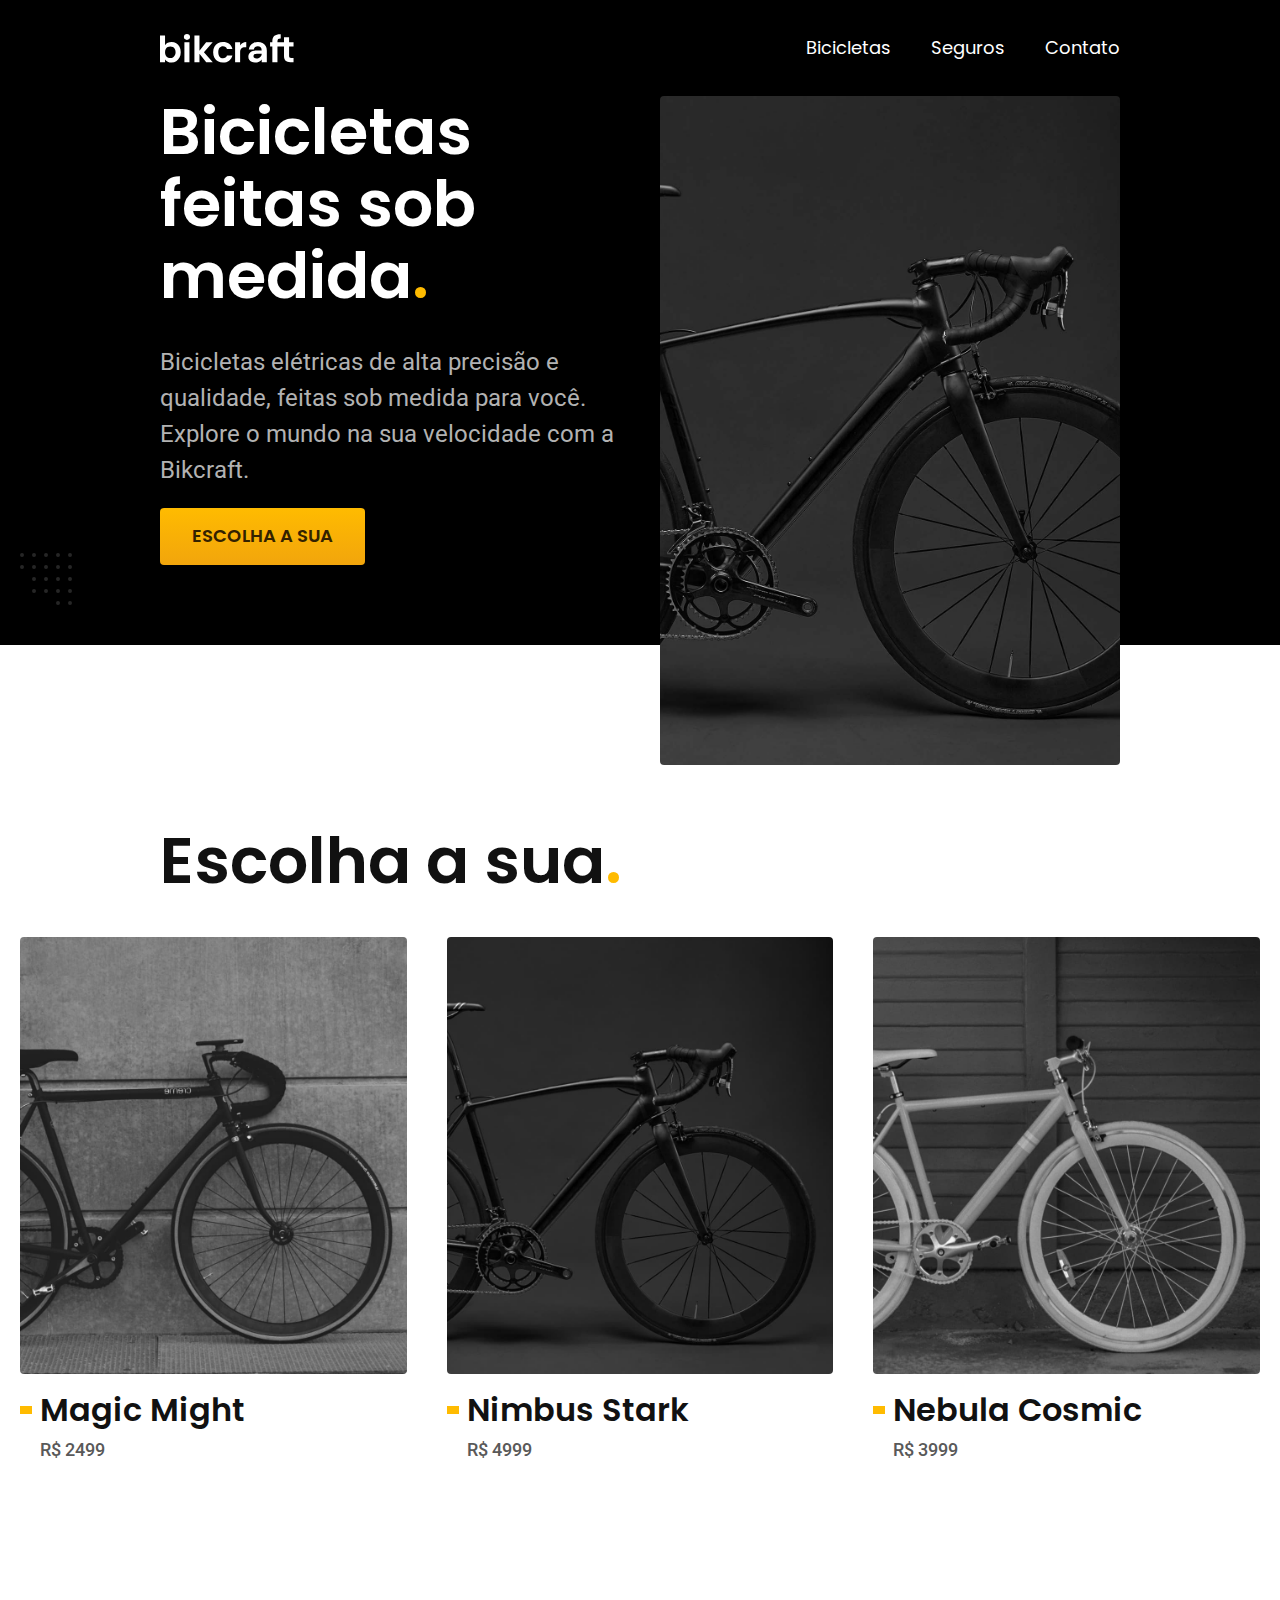
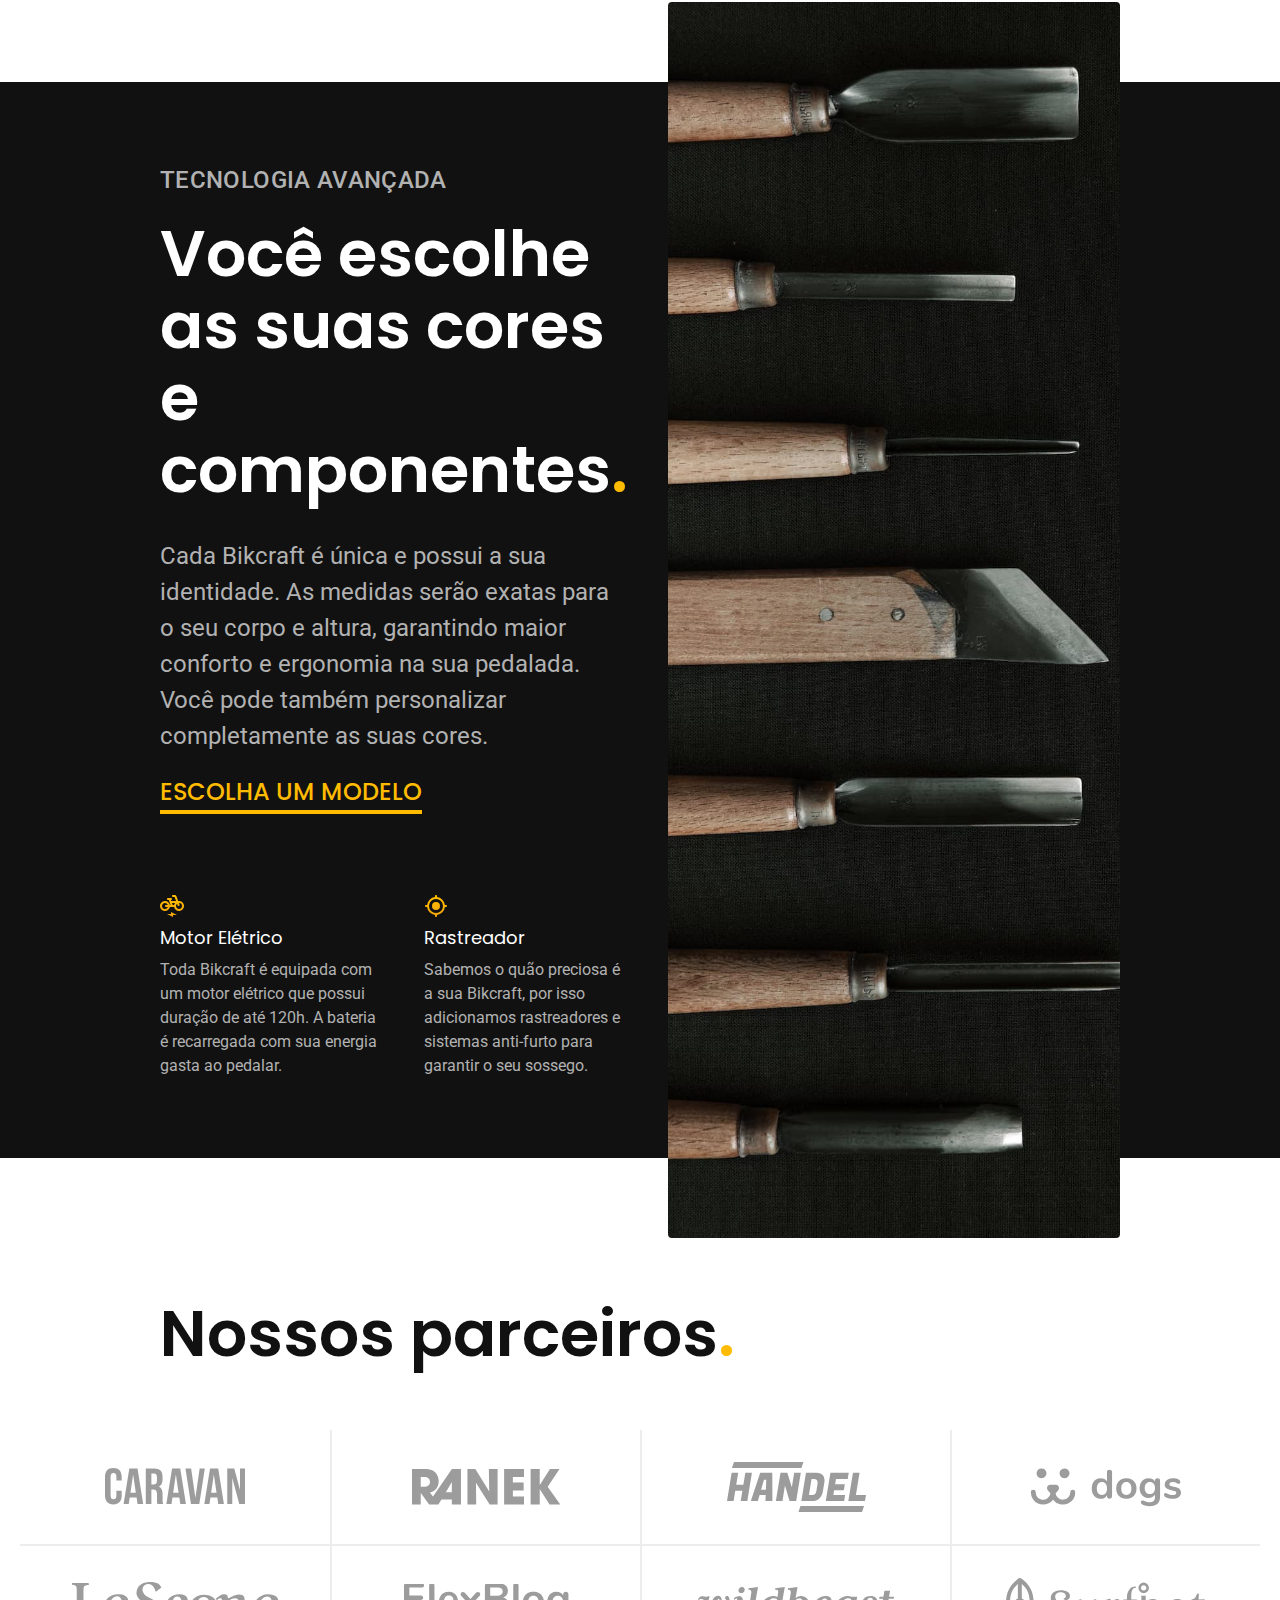
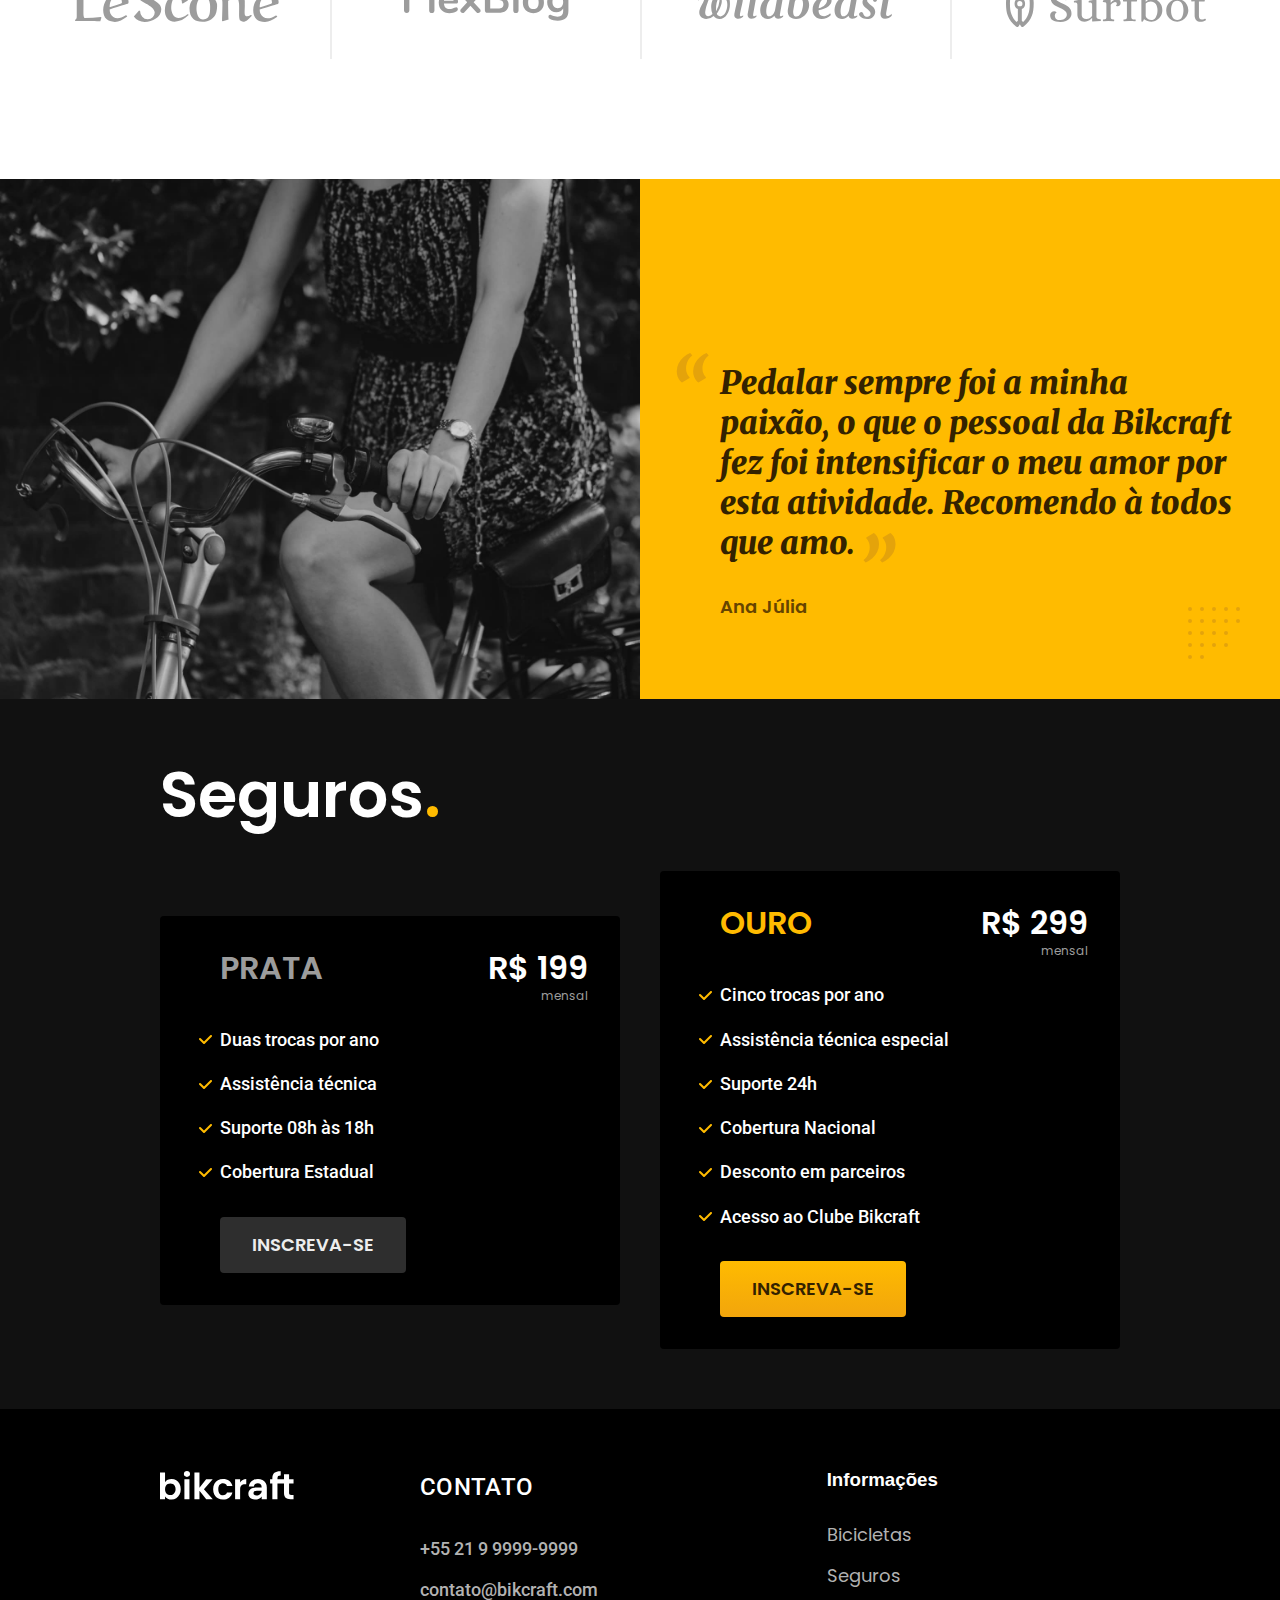
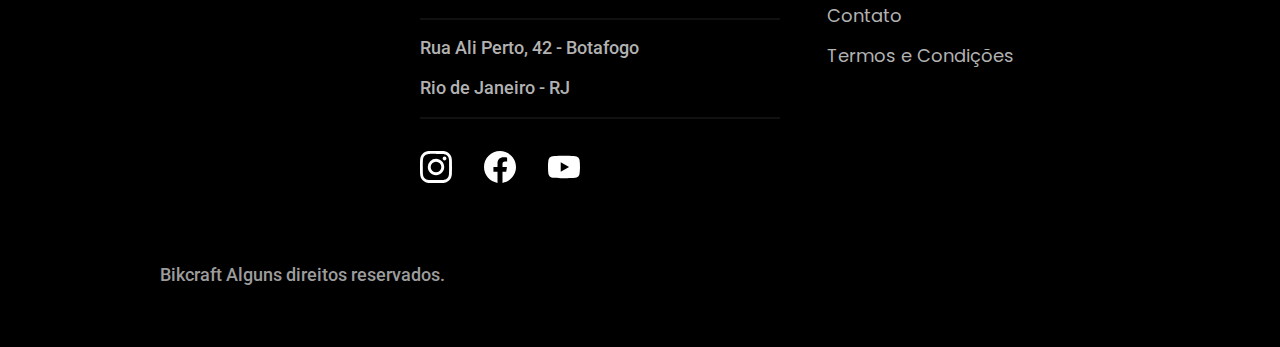
<file: index.html>
<!DOCTYPE html>
<html lang="pt-br">

<head>
  <meta charset="UTF-8" />
  <meta name="viewport" content="width=device-width, initial-scale=1.0" />
  <title>Bikcraft - Bicicletas Elétricas</title>
  <meta name="description"
    content="Bicicletas elétricas de alta precisão e qualidade, feitas sob medida para você. Explore o mundo na sua velocidade com a Bikcraft." />
  <link rel="preload" href="./css/style.css" as="style">
  <link rel="stylesheet" href="./css/style.css" />

  <link rel="preconnect" href="https://fonts.googleapis.com">
  <link rel="preconnect" href="https://fonts.gstatic.com" crossorigin>
  <link
    href="https://fonts.googleapis.com/css2?family=Merriweather:ital,wght@1,900&family=Poppins:wght@400;600&family=Roboto:wght@400;500&display=swap"
    rel="stylesheet">

</head>

<body>
  <header class="header-bg">
    <div class="header container">
      <a href="./">
        <img src="./img/bikcraft.svg" width="136" height="32" alt="bikcraft" />
      </a>

      <nav aria-label="primaria">
        <ul class="header-menu font-1-m cor-0">
          <li><a href="./bicicletas.html">Bicicletas</a></li>
          <li><a href="./seguros.html">Seguros</a></li>
          <li><a href="./contato.html">Contato</a></li>
        </ul>
      </nav>
    </div>
  </header>

  <main class="introducao-bg">
    <div class="introducao container">
      <div class="introducao-conteudo">
        <h1 class="font-1-xxl cor-0">
          Bicicletas feitas sob medida<span class="cor-p1">.</span>
        </h1>
        <p class="font-2-l cor-5">
          Bicicletas elétricas de alta precisão e qualidade, feitas sob medida
          para você. Explore o mundo na sua velocidade com a Bikcraft.
        </p>
        <a class="botao" href="./bicicletas.html">Escolha a sua</a>
      </div>
      <picture>
        <source media="(max-width: 800px)" srcset="./img/bicicletas/nimbus.jpg">
        <img src="./img/fotos/introducao.jpg" width="1280" height="1600" alt="bicicleta elétrica preta" />
      </picture>
    </div>
  </main>

  <article class="bicicletas-lista">
    <h2 class="container font-1-xxl">
      Escolha a sua<span class="cor-p1">.</span>
    </h2>

    <ul>
      <li>
        <a href="./bicicletas/magic.html">
          <img src="./img/bicicletas/magic-home.jpg" width="920" height="1040" alt="Bicicleta preta" />
          <h3 class="font-1-xl">Magic Might</h3>
          <span class="font-2-m cor-8">R$ 2499</span>
        </a>
      </li>

      <li>
        <a href="./bicicletas/nimbus.html">
          <img src="./img/bicicletas/nimbus-home.jpg" width="920" height="1040"  alt="Bicicleta preta" />
          <h3 class="font-1-xl">Nimbus Stark</h3>
          <span class="font-2-m cor-8">R$ 4999</span>
        </a>
      </li>

      <li>
        <a href="./bicicletas/nebula.html">
          <img src="./img/bicicletas/nebula-home.jpg" width="920" height="1040" alt="Bicicleta preta" />
          <h3 class="font-1-xl">Nebula Cosmic</h3>
          <span class="font-2-m cor-8">R$ 3999</span>
        </a>
      </li>
    </ul>
  </article>

  <article class="tecnologia-bg">
    <div class="tecnologia container">
      <div class="tecnologia-conteudo">
        <span class="font-2-l-b cor-5">Tecnologia Avançada</span>

        <h2 class="font-1-xxl cor-0">
          Você escolhe as suas cores e componentes<span class="cor-p1">.</span>
        </h2>
        <p class="font-2-l cor-5">
          Cada Bikcraft é única e possui a sua identidade. As medidas serão
          exatas para o seu corpo e altura, garantindo maior conforto e
          ergonomia na sua pedalada. Você pode também personalizar
          completamente as suas cores.
        </p>
        <a class="link" href="./bicicletas.html">Escolha um modelo</a>
        <div class="tecnologia-vantagens">
          <div>
            <img src="./img/icones/eletrica.svg" width="24" height="24" alt="" />
            <h3 class="font-1-m cor-0">Motor Elétrico</h3>
            <p class="font-2-s cor-5">
              Toda Bikcraft é equipada com um motor elétrico que possui
              duração de até 120h. A bateria é recarregada com sua energia
              gasta ao pedalar.
            </p>
          </div>

          <div>
            <img src="./img/icones/rastreador.svg" width="24" height="24" alt="" />
            <h3 class="font-1-m cor-0">Rastreador</h3>
            <p class="font-2-s cor-5">
              Sabemos o quão preciosa é a sua Bikcraft, por isso adicionamos
              rastreadores e sistemas anti-furto para garantir o seu sossego.
            </p>
          </div>
        </div>
      </div>
      <div class="tecnologia-imagem">
        <img src="./img/fotos/tecnologia.jpg" width="1200" height="1920" alt="" />
      </div>
    </div>
  </article>


  <section class="parceiros" aria-label="Nossos Parceiros">
    <h2 class="container font-1-xxl">
      Nossos parceiros<span class="cor-p1">.</span></h2>

    <ul>
      <li><img src="./img/parceiros/caravan.svg" width="140" height="38" alt="caravan"></li>
      <li><img src="./img/parceiros/ranek.svg" width="149" height="36" alt="ranek.svg"></li>
      <li><img src="./img/parceiros/handel.svg" width="139" height="50" alt="handel.svg"></li>
      <li><img src="./img/parceiros/dogs.svg" width="152" height="39" alt="dogs.svg"></li>
      <li><img src="./img/parceiros/lescone.svg" width="208" height="41" alt="lescone.svg"></li>
      <li><img src="./img/parceiros/flexblog.svg" width="165" height="38" alt="flexblog.svg"></li>
      <li><img src="./img/parceiros/wildbeast.svg" width="196" height="34" alt="wildbeast.svg"></li>
      <li><img src="./img/parceiros/surfbot.svg" width="200" height="49" alt="surfbot.svg"></li>
    </ul>
  </section>

  <section class="depoimento" aria-label="Depoimento">
    <div>
      <img src="./img/fotos/depoimento.jpg" width="1560" height="1360" alt="Pessoa pedalando uma bicicleta Bikcraft">
    </div>
    <div class="depoimento-conteudo">
      <blockquote class="font-1-xl cor-p5">
        <p>Pedalar sempre foi a minha paixão, o que o pessoal da Bikcraft fez foi intensificar o meu amor por esta
          atividade. Recomendo à todos que amo.</p>
      </blockquote>
      <span class="font-1-m-b cor-p4">Ana Júlia</span>
    </div>
  </section>

  <article class="seguros-bg">
    <div class="seguros container">
      <h2 class="font-1-xxl cor-0">
        Seguros<span class="cor-p1">.</span></h2>
        <div class="seguros-item">
          <h3 class="font-1-xl cor-6">PRATA</h3>
          <span class="font-1-xl cor-0">R$ 199 <span class="font-1-xs cor-6">mensal</span></span>
          <ul class="font-2-m cor-0">
            <li>Duas trocas por ano</li>
            <li>Assistência técnica</li>
            <li>Suporte 08h às 18h</li>
            <li>Cobertura Estadual</li>
          </ul>
          <a class="botao secundario" href="./orcamento.html">Inscreva-se</a>
        </div>


        <div class="seguros-item">
          <h3 class="font-1-xl cor-p1">OURO</h3>
          <span class="font-1-xl cor-0">R$ 299 <span class="font-1-xs cor-6">mensal</span></span>
          <ul class="font-2-m cor-0">
            <li>Cinco trocas por ano</li>
            <li>Assistência técnica especial</li>
            <li>Suporte 24h</li>
            <li>Cobertura Nacional</li>
            <li>Desconto em parceiros</li>
            <li>Acesso ao Clube Bikcraft</li>
          </ul>
          <a class="botao" href="./orcamento.html">Inscreva-se</a>
        </div>
    </div>
  </article>

    <footer class="footer-bg">
      <div class="footer container">
        <img src="./img/bikcraft.svg" width="136" height="32" alt="Bikcraft">
        <div class="footer-contato">
          <h3 class="font-2-l-b cor-0">Contato</h3>
          <ul class="font-2-m cor-5">
            <li><a href="tel:+5521999999999">+55 21 9 9999-9999</a></li>
            <li><a href="mailto:contato@bikcraft.com">contato@bikcraft.com</a></li>
            <li>Rua Ali Perto, 42 - Botafogo</li>
            <li>Rio de Janeiro - RJ</li>
          </ul>
          <div class="footer-redes">
            <a href="./">
              <img src="./img/redes/instagram.svg" width="32" height="32" alt="Instagram">
            </a>
            <a href="./">
              <img src="./img/redes/facebook.svg" width="32" height="32"  alt="Facebook">
            </a>
            <a href="./">
              <img src="./img/redes/youtube.svg" width="32" height="32"  alt="Youtube">
            </a>
          </div>
        </div>
        <div class="footer-informacoes">
          <h3 class="font-2-1-b cor-0">Informações</h3>
          <nav>
            <ul class="font-1-m cor-5">
              <li><a href="./bicicletas.html">Bicicletas</a></li>
              <li><a href="./seguros.html">Seguros</a></li>
              <li><a href="./contato.html">Contato</a></li>
              <li><a href="./termos.html">Termos e Condições</a></li>
            </ul>
          </nav>
        </div>
        <p class="footer-copy font-2-m cor-6">Bikcraft Alguns direitos reservados.</p>
      </div>
</footer>


</body>

</html>
</file>
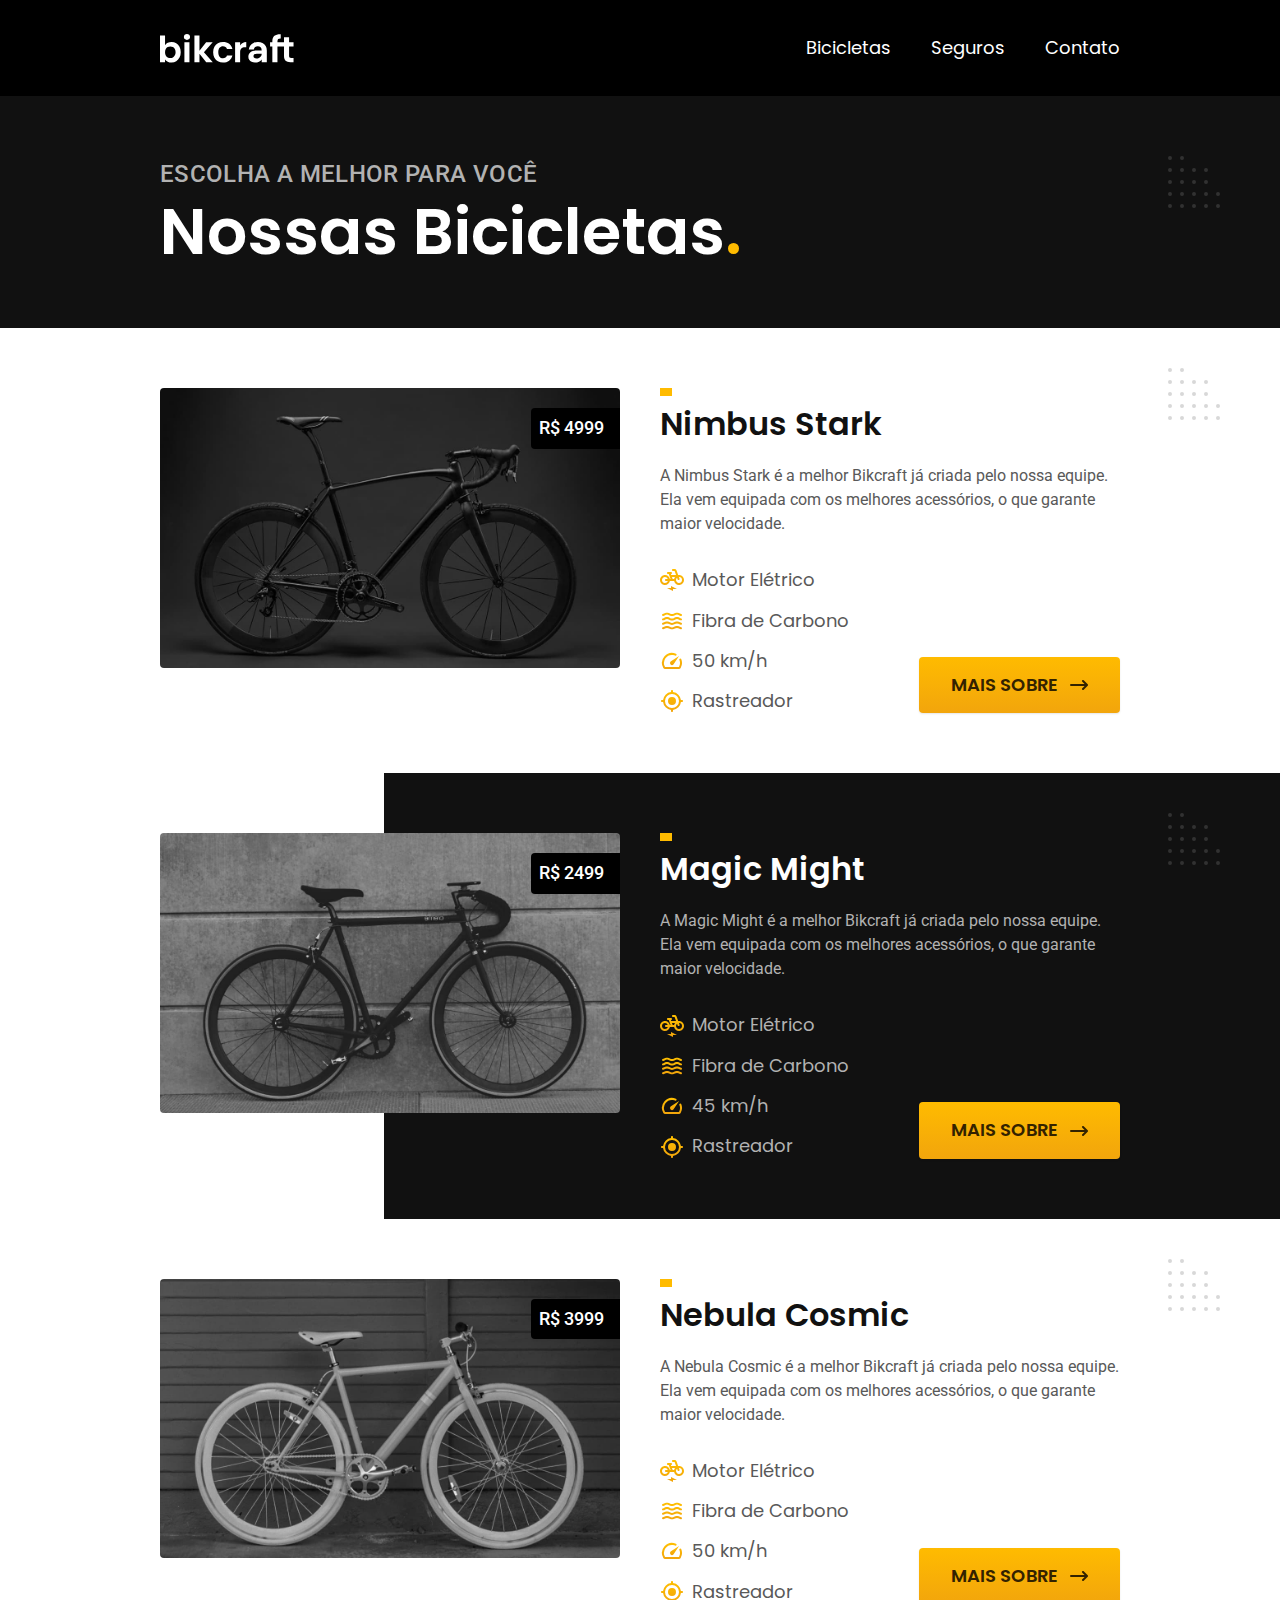
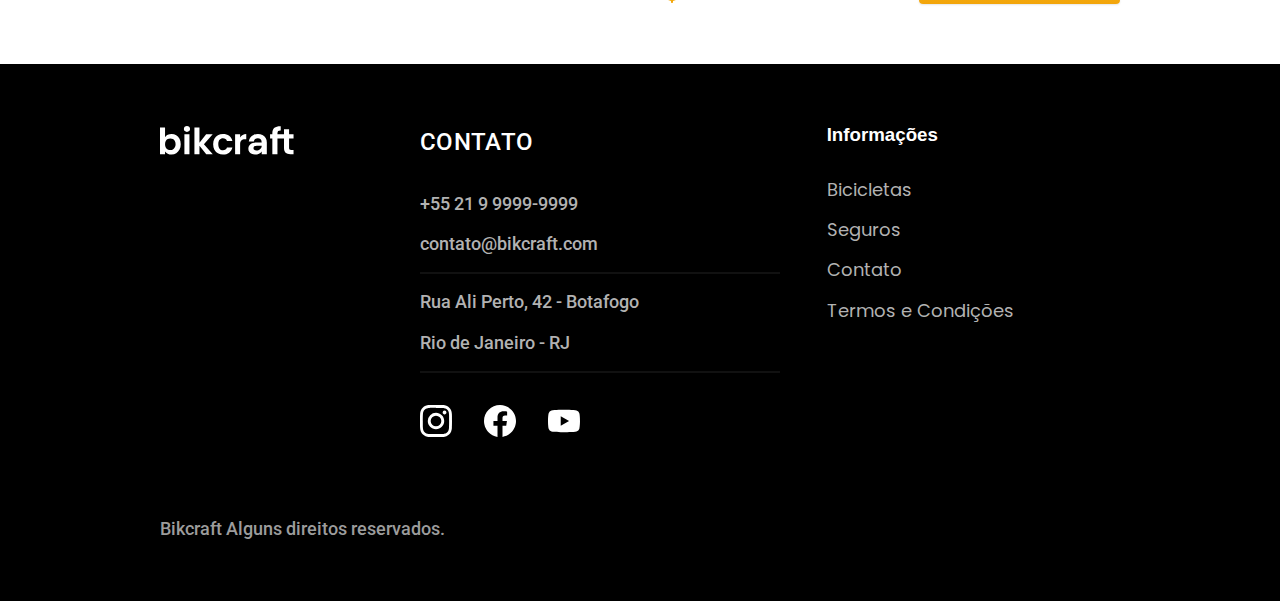
<file: bicicletas.html>
<!DOCTYPE html>
<html lang="pt-br">

<head>
    <meta charset="UTF-8" />
    <meta name="viewport" content="width=device-width, initial-scale=1.0" />
    <title>Bicicletas | Bikcraft</title>
    <meta name="description" content="Bicicletas" />

    <link rel="preload" href="./css/style.css" as="style">
  <link rel="stylesheet" href="./css/style.css" />

    <link rel="preconnect" href="https://fonts.googleapis.com" />
    <link rel="preconnect" href="https://fonts.gstatic.com" crossorigin />
    <link href="https://fonts.googleapis.com/css2?family=Merriweather:ital,wght@1,900&family=Poppins:wght@400;600&family=Roboto:wght@400;500&display=swap" rel="stylesheet" />
</head>
<body id="bicicletas">
    <header class="header-bg">
        <div class="header container">
            <a href="./">
                <img src="./img/bikcraft.svg" alt="bikcraft" />
            </a>

            <nav aria-label="primaria">
                <ul class="header-menu font-1-m cor-0">
                    <li><a href="./bicicletas.html">Bicicletas</a></li>
                    <li><a href="./seguros.html">Seguros</a></li>
                    <li><a href="./contato.html">Contato</a></li>
                </ul>
            </nav>
        </div>
    </header>

    <main>
        <div class="titulo-bg">
            <div class="titulo container">
                <p class="font-2-l-b cor-5">Escolha a melhor para você</p>
                <h1 class="font-1-xxl cor-0">Nossas Bicicletas<span class="cor-p1">.</span></h1>
            </div>
        </div>
        
        
            <div class="bicicletas container">
                <div class="bicicletas-imagem">
                    <img src="./img/bicicletas/nimbus.jpg" alt="Bicicleta Preta">
                    <span class="font-2-m cor-0">R$ 4999</span>
                </div>

                <div class="bicicletas-conteudo">
                    <h2 class="font-1-xl">Nimbus Stark</h2>
                    <p class="font-2-s cor-8">A Nimbus Stark é a melhor Bikcraft já criada pelo nossa equipe. Ela vem equipada com os melhores acessórios, o que garante maior velocidade.</p>

                    <ul class="font-1-m cor-8">
                        <li><img src="./img/icones/eletrica.svg" alt="">Motor Elétrico</li>
                        <li><img src="./img/icones/carbono.svg" alt="">Fibra de Carbono</li>
                        <li><img src="./img/icones/velocidade.svg" alt="">50 km/h</li>
                        <li><img src="./img/icones/rastreador.svg" alt="">Rastreador</li>
                    </ul>
                    <a class="botao seta" href="./bicicletas/nimbus.html">Mais Sobre</a>
                </div>
            </div>
        

        <div class="bicicletas-bg">
            <div class="bicicletas container">
                <div class="bicicletas-imagem">
                    <img src="./img/bicicletas/magic.jpg" alt="Bicicleta Preta">
                    <span class="font-2-m cor-0">R$ 2499</span>
                </div>

                <div class="bicicletas-conteudo">
                    <h2 class="font-1-xl cor-0">Magic Might</h2>
                    <p class="font-2-s cor-5">A Magic Might é a melhor Bikcraft já criada pelo nossa equipe. Ela vem equipada com os melhores acessórios, o que garante maior velocidade.</p>

                    <ul class="font-1-m cor-5">
                        <li><img src="./img/icones/eletrica.svg" alt="">Motor Elétrico</li>
                        <li><img src="./img/icones/carbono.svg" alt="">Fibra de Carbono</li>
                        <li><img src="./img/icones/velocidade.svg" alt="">45 km/h</li>
                        <li><img src="./img/icones/rastreador.svg" alt="">Rastreador</li>
                    </ul>
                    <a class="botao seta" href="./bicicletas/magic.html">Mais Sobre</a>
                </div>
            </div>
        </div>


            <div class="bicicletas container">
                <div class="bicicletas-imagem">
                    <img src="./img/bicicletas/nebula.jpg" alt="Bicicleta Preta">
                    <span class="font-2-m cor-0">R$ 3999</span>
                </div>

                <div class="bicicletas-conteudo">
                    <h2 class="font-1-xl">Nebula Cosmic</h2>
                    <p class="font-2-s cor-8">A Nebula Cosmic é a melhor Bikcraft já criada pelo nossa equipe. Ela vem equipada com os melhores acessórios, o que garante maior velocidade.</p>

                    <ul class="font-1-m cor-8">
                        <li><img src="./img/icones/eletrica.svg" alt="">Motor Elétrico</li>
                        <li><img src="./img/icones/carbono.svg" alt="">Fibra de Carbono</li>
                        <li><img src="./img/icones/velocidade.svg" alt="">50 km/h</li>
                        <li><img src="./img/icones/rastreador.svg" alt="">Rastreador</li>
                    </ul>
                    <a class="botao seta" href="./bicicletas/nebula.html">Mais Sobre</a>
                </div>
            </div>
        





    </main>

    <footer class="footer-bg">
        <div class="footer container">
            <img src="./img/bikcraft.svg" alt="Bikcraft" />
            <div class="footer-contato">
                <h3 class="font-2-l-b cor-0">Contato</h3>
                <ul class="font-2-m cor-5">
                    <li><a href="tel:+5521999999999">+55 21 9 9999-9999</a></li>
                    <li>
                        <a href="mailto:contato@bikcraft.com">contato@bikcraft.com</a>
                    </li>
                    <li>Rua Ali Perto, 42 - Botafogo</li>
                    <li>Rio de Janeiro - RJ</li>
                </ul>
                <div class="footer-redes">
                    <a href="./">
                        <img src="./img/redes/instagram.svg" alt="Instagram" />
                    </a>
                    <a href="./">
                        <img src="./img/redes/facebook.svg" alt="Facebook" />
                    </a>
                    <a href="./">
                        <img src="./img/redes/youtube.svg" alt="Youtube" />
                    </a>
                </div>
            </div>
            <div class="footer-informacoes">
                <h3 class="font-2-1-b cor-0">Informações</h3>
                <nav>
                    <ul class="font-1-m cor-5">
                        <li><a href="./bicicletas.html">Bicicletas</a></li>
                        <li><a href="./seguros.html">Seguros</a></li>
                        <li><a href="./contato.html">Contato</a></li>
                        <li><a href="./termos.html">Termos e Condições</a></li>
                    </ul>
                </nav>
            </div>
            <p class="footer-copy font-2-m cor-6">
                Bikcraft Alguns direitos reservados.
            </p>
        </div>
    </footer>
</body>

</html>
</file>
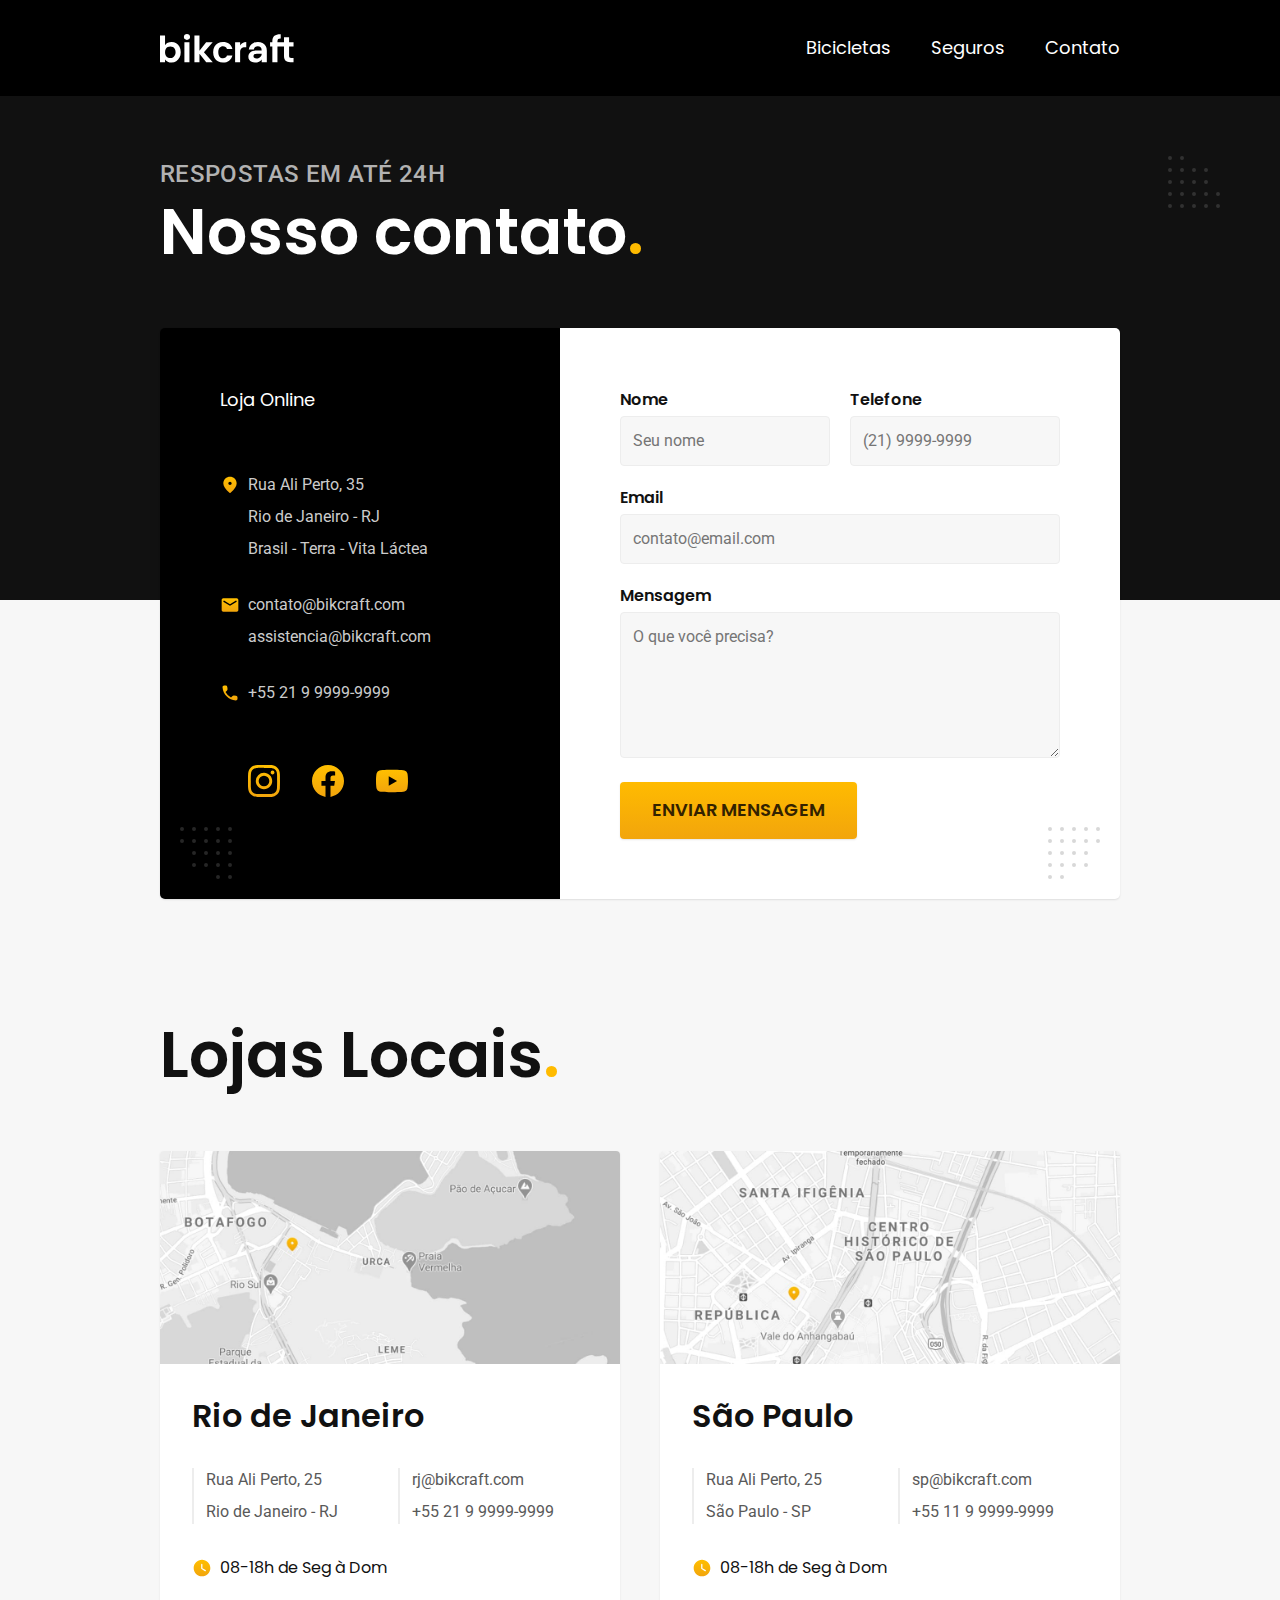
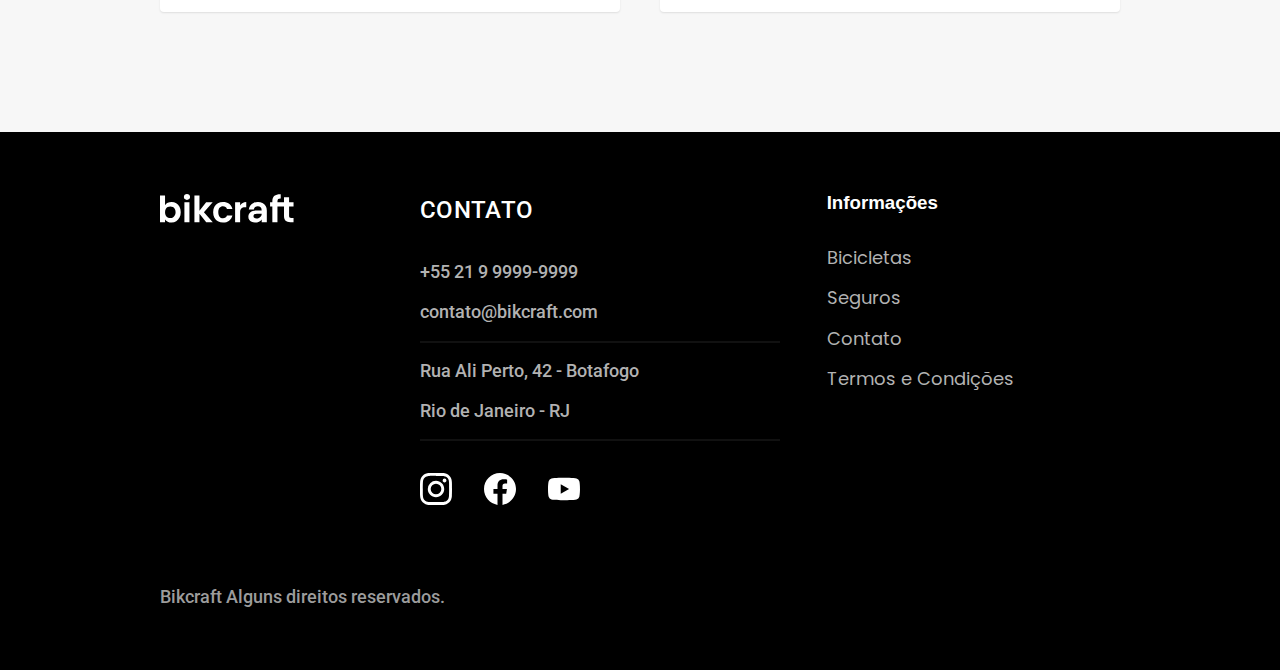
<file: contato.html>
<!DOCTYPE html>
<html lang="pt-br">

<head>
    <meta charset="UTF-8" />
    <meta name="viewport" content="width=device-width, initial-scale=1.0" />
    <title>Contato | Bikcraft</title>
    <meta name="description" content="Termos e Condições" />

    <link rel="preload" href="./css/style.css" as="style">
  <link rel="stylesheet" href="./css/style.css" />

    <link rel="preconnect" href="https://fonts.googleapis.com" />
    <link rel="preconnect" href="https://fonts.gstatic.com" crossorigin />
    <link
        href="https://fonts.googleapis.com/css2?family=Merriweather:ital,wght@1,900&family=Poppins:wght@400;600&family=Roboto:wght@400;500&display=swap"
        rel="stylesheet" />
</head>

<body id="contato">
    <header class="header-bg">
        <div class="header container">
            <a href="./">
                <img src="./img/bikcraft.svg" alt="bikcraft" />
            </a>

            <nav aria-label="primaria">
                <ul class="header-menu font-1-m cor-0">
                    <li><a href="./bicicletas.html">Bicicletas</a></li>
                    <li><a href="./seguros.html">Seguros</a></li>
                    <li><a href="./contato.html">Contato</a></li>
                </ul>
            </nav>
        </div>
    </header>

    <main>
        <div class="titulo-bg">
            <div class="titulo container">
                <p class="font-2-l-b cor-5">Respostas em até 24h</p>
                <h1 class="font-1-xxl cor-0">
                    Nosso contato<span class="cor-p1">.</span>
                </h1>
            </div>
        </div>

        <div class="contato container">
            <section class="contato-dados" aria-label="Endereço">
                <h2 class="font-1-m cor-0">Loja Online</h2>
                <div class="contato-endereco font-2-s cor-4">
                    <p>Rua Ali Perto, 35</p>
                    <p>Rio de Janeiro - RJ</p>
                    <p>Brasil - Terra - Vita Láctea</p>
                </div>
                <address class="contato-meios font-2-s cor-4">
                    <a href="mailto:contato@bikcraft.com">contato@bikcraft.com</a>
                    <a href="mailto:assistencia@bikcraft.com">assistencia@bikcraft.com</a>
                    <a href="tel:+5521999999999">+55 21 9 9999-9999</a>
                </address>
                <div class="contato-redes">
                    <a href="./">
                        <img src="./img/redes/instagram-p.svg" alt="Instagram" />
                    </a>
                    <a href="./">
                        <img src="./img/redes/facebook-p.svg" alt="Facebook" />
                    </a>
                    <a href="./">
                        <img src="./img/redes/youtube-p.svg" alt="Youtube" />
                    </a>
                </div>
            </section>

            <section class="contato-formulario" aria-label="Formulário">
                <form class="form" action="./contato.html">
                    <div>
                        <label for="nome">Nome</label>
                        <input type="text" id="nome" name="nome" placeholder="Seu nome" />
                    </div>
                    <div>
                        <label for="telefone">Telefone</label>
                        <input type="text" id="telefone" name="telefone" placeholder="(21) 9999-9999" />
                    </div>
                    <div class="col-2">
                        <label for="email">Email</label>
                        <input type="email" id="email" name="email" placeholder="contato@email.com" />
                    </div>
                    <div class="col-2">
                        <label for="mensagem">Mensagem</label>
                        <textarea rows="5" id="mensagem" name="mensagem" placeholder="O que você precisa?"></textarea>
                    </div>
                    <div class="botao col-2">Enviar Mensagem</div>
                </form>
            </section>
        </div>
    </main>

    <article class="lojas container">
        <h2 class="font-1-xxl">Lojas Locais<span class="cor-p1">.</span></h2>
        <div class="lojas-item">
            <img src="./img/lojas/rj.jpg" alt="mapa marcando o endereço em Rua Ali Perto, 25 - Rio de Janeiro - RJ" />
            <div class="lojas-conteudo">
                <h3 class="font-1-xl">Rio de Janeiro</h3>
                <div class="lojas-dados font-2-s cor-8">
                    <p>Rua Ali Perto, 25</p>
                    <p>Rio de Janeiro - RJ</p>
                </div>
                <div class="lojas-dados font-2-s cor-8">
                    <a href="mailto:rj@bikcraft.com">rj@bikcraft.com</a>
                    <a href="tel:+5521999999999">+55 21 9 9999-9999</a>
                </div>
                <p class="lojas-tempo font-1-s"><img src="./img/icones/horario.svg" alt="" />08-18h de Seg à Dom</p>
            </div>
        </div>


        <div class="lojas-item">
            <img src="./img/lojas/sp.jpg" alt="mapa marcando o endereço em Rua Ali Perto, 25 - São Paulo - SP" />
            <div class="lojas-conteudo">
                <h3 class="font-1-xl">São Paulo</h3>
                <div class="lojas-dados font-2-s cor-8">
                    <p>Rua Ali Perto, 25</p>
                    <p>São Paulo - SP</p>
                </div>
                <div class="lojas-dados font-2-s cor-8">
                    <a href="mailto:sp@bikcraft.com">sp@bikcraft.com</a>
                    <a href="tel:+5511999999999">+55 11 9 9999-9999</a>
                </div>
                <p class="lojas-tempo font-1-s">
                    <img src="./img/icones/horario.svg" alt="" />08-18h de Seg à Dom
                </p>
            </div>
        </div>
    </article>

    <footer class="footer-bg">
        <div class="footer container">
            <img src="./img/bikcraft.svg" alt="Bikcraft" />
            <div class="footer-contato">
                <h3 class="font-2-l-b cor-0">Contato</h3>
                <ul class="font-2-m cor-5">
                    <li><a href="tel:+5521999999999">+55 21 9 9999-9999</a></li>
                    <li>
                        <a href="mailto:contato@bikcraft.com">contato@bikcraft.com</a>
                    </li>
                    <li>Rua Ali Perto, 42 - Botafogo</li>
                    <li>Rio de Janeiro - RJ</li>
                </ul>
                <div class="footer-redes">
                    <a href="./">
                        <img src="./img/redes/instagram.svg" alt="Instagram" />
                    </a>
                    <a href="./">
                        <img src="./img/redes/facebook.svg" alt="Facebook" />
                    </a>
                    <a href="./">
                        <img src="./img/redes/youtube.svg" alt="Youtube" />
                    </a>
                </div>
            </div>
            <div class="footer-informacoes">
                <h3 class="font-2-1-b cor-0">Informações</h3>
                <nav>
                    <ul class="font-1-m cor-5">
                        <li><a href="./bicicletas.html">Bicicletas</a></li>
                        <li><a href="./seguros.html">Seguros</a></li>
                        <li><a href="./contato.html">Contato</a></li>
                        <li><a href="./termos.html">Termos e Condições</a></li>
                    </ul>
                </nav>
            </div>
            <p class="footer-copy font-2-m cor-6">
                Bikcraft Alguns direitos reservados.
            </p>
        </div>
    </footer>
</body>

</html>
</file>
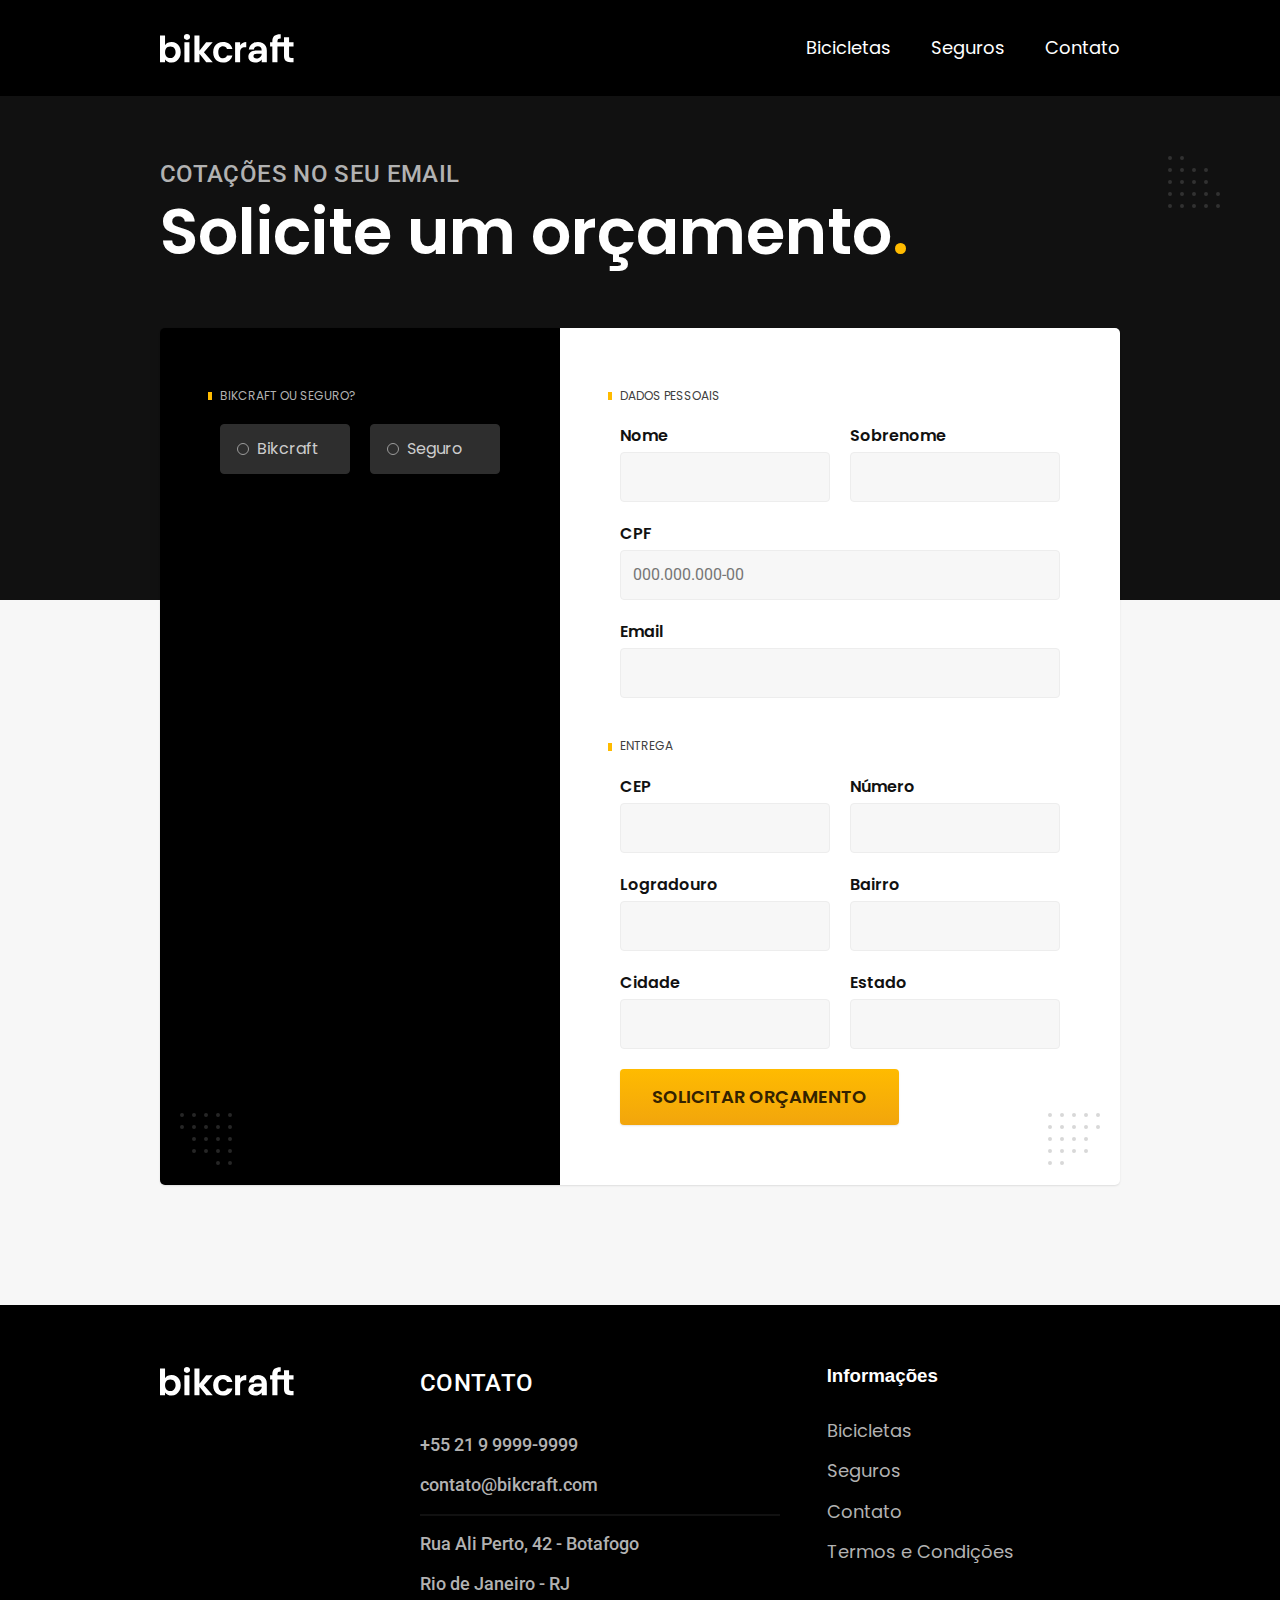
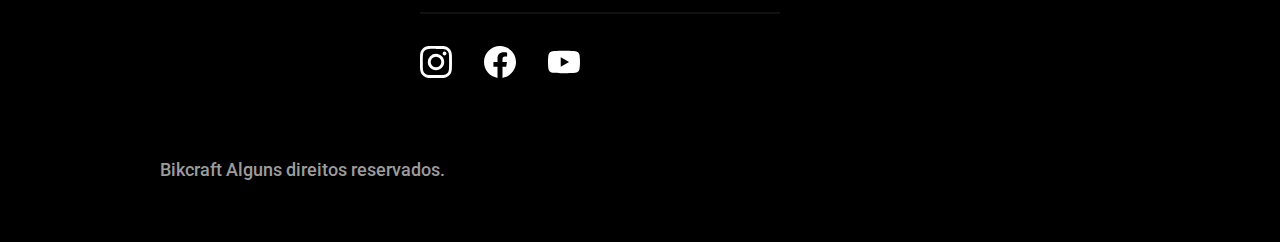
<file: orcamento.html>
<!DOCTYPE html>
<html lang="pt-br">

<head>
    <meta charset="UTF-8" />
    <meta name="viewport" content="width=device-width, initial-scale=1.0" />
    <title>Orçamento | Bikcraft</title>
    <meta name="description" content="Orçamento" />

    <link rel="preload" href="./css/style.css" as="style">
  <link rel="stylesheet" href="./css/style.css" />

    <link rel="preconnect" href="https://fonts.googleapis.com" />
    <link rel="preconnect" href="https://fonts.gstatic.com" crossorigin />
    <link href="https://fonts.googleapis.com/css2?family=Merriweather:ital,wght@1,900&family=Poppins:wght@400;600&family=Roboto:wght@400;500&display=swap" rel="stylesheet" />
</head>
<body id="orcamento">
    <header class="header-bg">
        <div class="header container">
            <a href="./">
                <img src="./img/bikcraft.svg" alt="bikcraft" />
            </a>

            <nav aria-label="primaria">
                <ul class="header-menu font-1-m cor-0">
                    <li><a href="./bicicletas.html">Bicicletas</a></li>
                    <li><a href="./seguros.html">Seguros</a></li>
                    <li><a href="./contato.html">Contato</a></li>
                </ul>
            </nav>
        </div>
    </header>

<main>
    <div class="titulo-bg">
        <div class="titulo container">
            <p class="font-2-l-b cor-5">Cotações no seu email</p>
            <h1 class="font-1-xxl cor-0">Solicite um orçamento<span class="cor-p1">.</span></h1>
        </div>
    </div>
        
    <form class="orcamento container" action="./">
        <div class="orcamento-produto">
            <h2 class="font-1-xs cor-5">Bikcraft ou Seguro?</h2>

            <input type="radio" name="tipo" value="bikcraft" id="bikcraft">
            <label for="bikcraft">Bikcraft</label>

            <input type="radio" name="tipo" value="seguro" id="seguro">
            <label for="seguro">Seguro</label>

        <div class="orcamento-conteudo" id="orcamento-bikcraft">
            <h2 class="font-1-xs cor-5">Escolha a sua</h2>
                
            <input type="radio" name="produto" value="nimbus" id="nimbus">
            <label for="nimbus">Nimbus Stark <span>R$ 4999</span></label>
            <div class="orcamento-detalhes">
                <ul class="font-1-xs cor-8">
                    <li><img src="./img/icones/eletrica.svg" alt="">Motor Elétrico</li>
                    <li><img src="./img/icones/carbono.svg" alt="">Fibra de Carbono</li>
                    <li><img src="./img/icones/velocidade.svg" alt="">50 km/h</li>
                    <li><img src="./img/icones/rastreador.svg" alt="">Rastreador</li>
                </ul>
                <img src="./img/bicicletas/nimbus.jpg" alt="Bicicleta Preta">
            </div>


            <input type="radio" name="produto" value="magic" id="magic">
            <label for="magic">Magic Might <span>R$ 2499</span></label>
            <div class="orcamento-detalhes">
                <ul class="font-1-xs cor-8">
                    <li><img src="./img/icones/eletrica.svg" alt="">Motor Elétrico</li>
                    <li><img src="./img/icones/carbono.svg" alt="">Fibra de Carbono</li>
                    <li><img src="./img/icones/velocidade.svg" alt="">45 km/h</li>
                    <li><img src="./img/icones/rastreador.svg" alt="">Rastreador</li>
                </ul>
                <img src="./img/bicicletas/nimbus.jpg" alt="Bicicleta Preta">
            </div>


            <input type="radio" name="produto" value="nebula" id="nebula">
            <label for="nebula">Nebula Cosmic <span>R$ 3999</span></label>
            <div class="orcamento-detalhes">
                <ul class="font-1-xs cor-8">
                    <li><img src="./img/icones/eletrica.svg" alt="">Motor Elétrico</li>
                    <li><img src="./img/icones/carbono.svg" alt="">Fibra de Carbono</li>
                    <li><img src="./img/icones/velocidade.svg" alt="">40 km/h</li>
                    <li><img src="./img/icones/rastreador.svg" alt="">Rastreador</li>
                </ul>
                <img src="./img/bicicletas/nimbus.jpg" alt="Bicicleta Preta">
            </div>
        </div>

                <div class="orcamento-conteudo" id="orcamento-seguro">
                    <h2 class="font-1-xs cor-5">Escolha o plano</h2>

                    <input type="radio" name="produto" value="prata" id="prata">
                    <label for="prata">Prata <span>R$ 199</span></label>

                    <input type="radio" name="produto" value="ouro" id="ouro">
                    <label for="ouro">Ouro <span>R$ 299</span></label>
                </div>

        </div>

            <div class="orcamento-dados form">
                <h2 class="font-1-xs cor-9 col-2">Dados Pessoais</h2>

                <div>
                    <label for="nome">Nome</label>
                    <input type="text" id="nome" name="nome"/>
                </div>

                <div>
                    <label for="sobrenome">Sobrenome</label>
                    <input type="text" id="sobrenome" name="sobrenome"/>
                </div>

                <div class="col-2">
                    <label for="cpf">CPF</label>
                    <input type="text" id="cpf" name="cpf" placeholder="000.000.000-00"/>
                </div>
                
                <div class="col-2">
                    <label for="email">Email</label>
                    <input type="email" id="email" name="email"/>
                </div>


                <h2 class="font-1-xs cor-9 col-2">Entrega</h2>
                <div>
                    <label for="cep">CEP</label>
                    <input type="text" id="cep" name="cep"/>
                </div>
                <div>
                    <label for="numero">Número</label>
                    <input type="text" id="numero" name="numero"/>
                </div>
                <div>
                    <label for="logradouro">Logradouro</label>
                    <input type="text" id="logradouro" name="logradouro"/>
                </div>
                <div>
                    <label for="bairro">Bairro</label>
                    <input type="text" id="bairro" name="bairro"/>
                </div>
                <div>
                    <label for="cidade">Cidade</label>
                    <input type="text" id="cidade" name="cidade"/>
                </div>
                <div>
                    <label for="estado">Estado</label>
                    <input type="text" id="estado" name="estado"/>
                </div>
                <button class="botao col-2">Solicitar Orçamento</button>
            </div>
    </form>

</main>
    <footer class="footer-bg">
        <div class="footer container">
            <img src="./img/bikcraft.svg" alt="Bikcraft" />
            <div class="footer-contato">
                <h3 class="font-2-l-b cor-0">Contato</h3>
                <ul class="font-2-m cor-5">
                    <li><a href="tel:+5521999999999">+55 21 9 9999-9999</a></li>
                    <li>
                        <a href="mailto:contato@bikcraft.com">contato@bikcraft.com</a>
                    </li>
                    <li>Rua Ali Perto, 42 - Botafogo</li>
                    <li>Rio de Janeiro - RJ</li>
                </ul>
                <div class="footer-redes">
                    <a href="./">
                        <img src="./img/redes/instagram.svg" alt="Instagram" />
                    </a>
                    <a href="./">
                        <img src="./img/redes/facebook.svg" alt="Facebook" />
                    </a>
                    <a href="./">
                        <img src="./img/redes/youtube.svg" alt="Youtube" />
                    </a>
                </div>
            </div>
            <div class="footer-informacoes">
                <h3 class="font-2-1-b cor-0">Informações</h3>
                <nav>
                    <ul class="font-1-m cor-5">
                        <li><a href="./bicicletas.html">Bicicletas</a></li>
                        <li><a href="./seguros.html">Seguros</a></li>
                        <li><a href="./contato.html">Contato</a></li>
                        <li><a href="./termos.html">Termos e Condições</a></li>
                    </ul>
                </nav>
            </div>
            <p class="footer-copy font-2-m cor-6">
                Bikcraft Alguns direitos reservados.
            </p>
        </div>
    </footer>
</body>

</html>
</file>
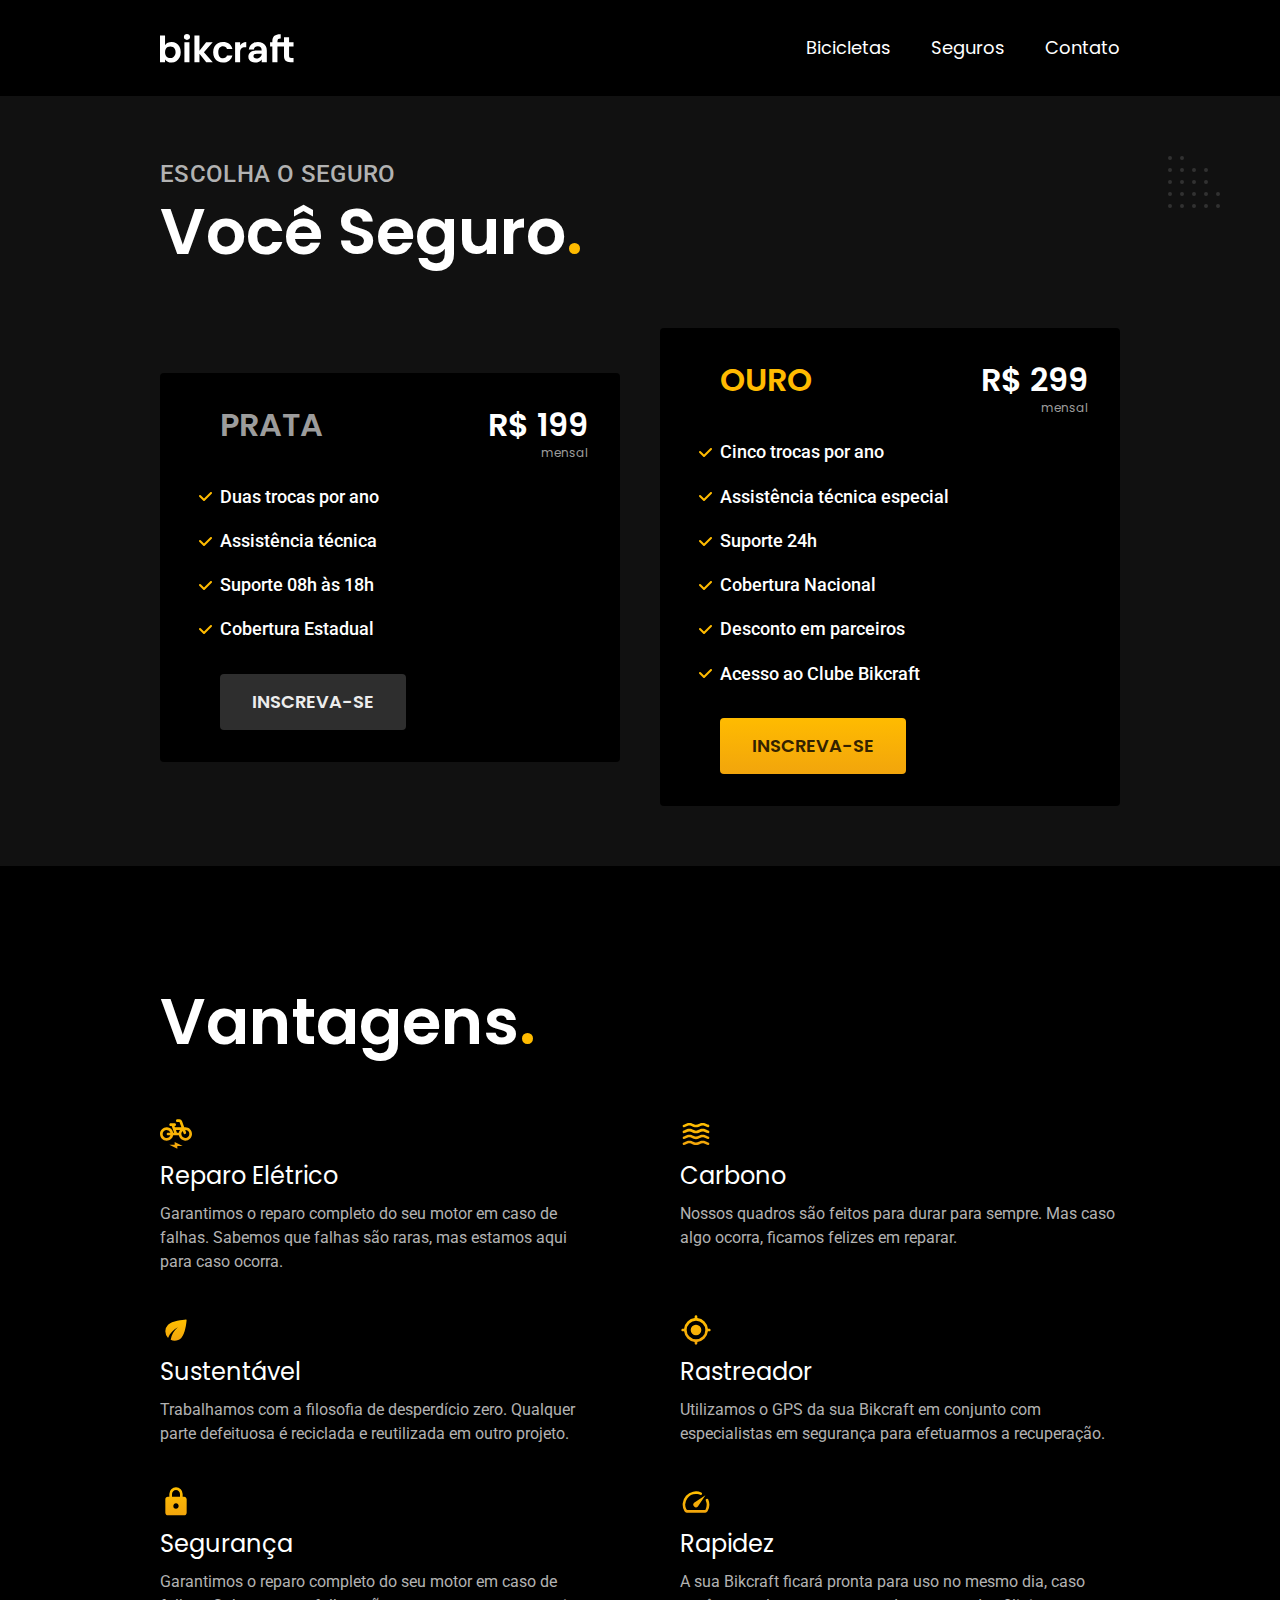
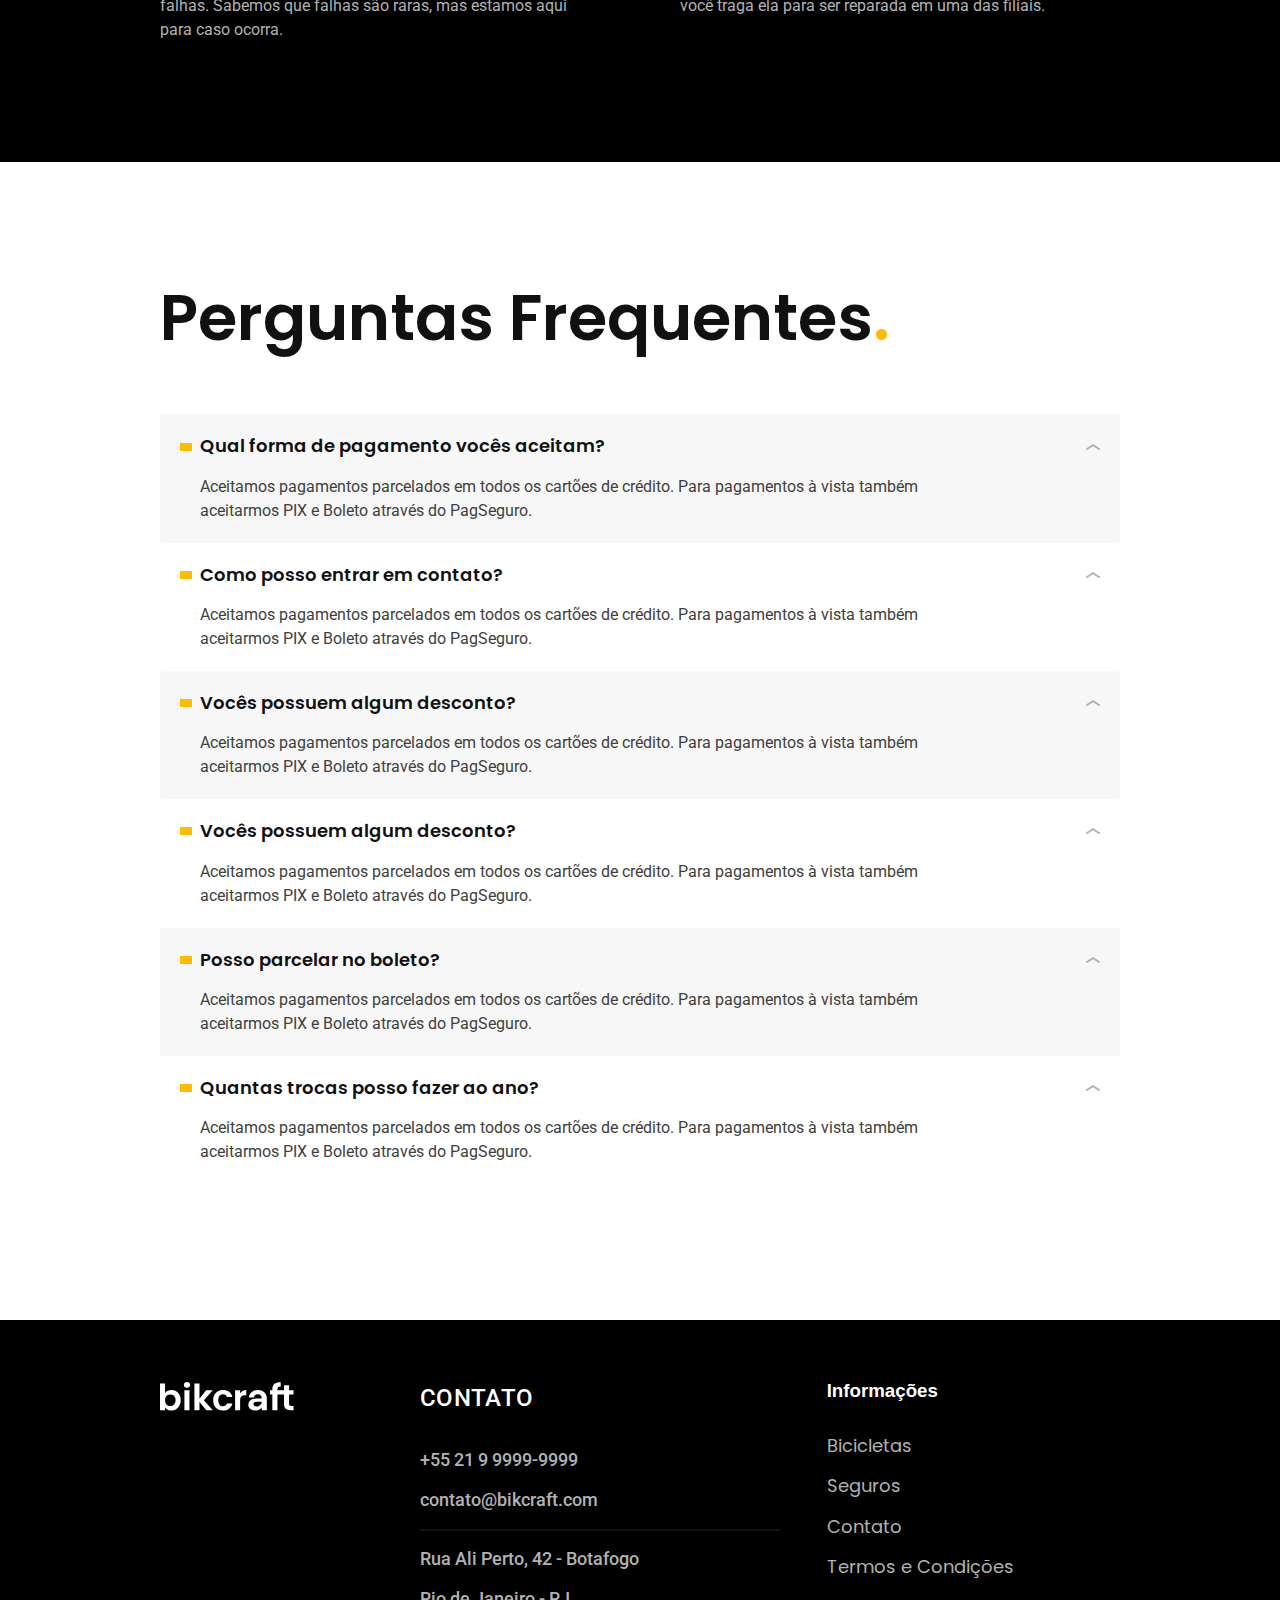
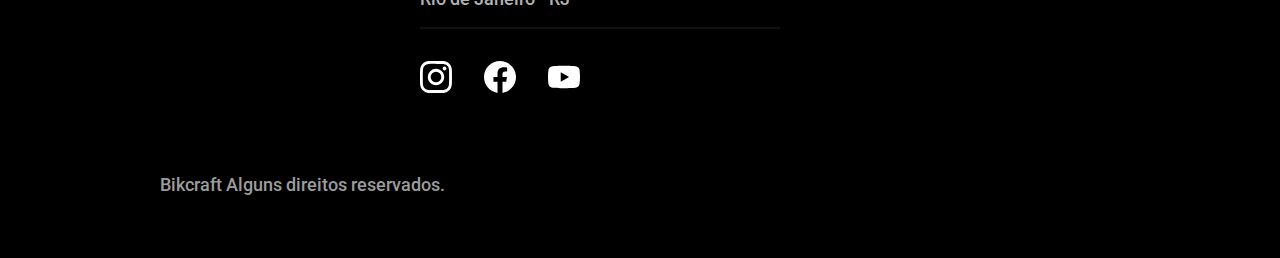
<file: seguros.html>
<!DOCTYPE html>
<html lang="pt-br">

<head>
    <meta charset="UTF-8" />
    <meta name="viewport" content="width=device-width, initial-scale=1.0" />
    <title>Seguros | Bikcraft</title>
    <meta name="description" content="Termos e Condições" />

    <link rel="preload" href="./css/style.css" as="style">
  <link rel="stylesheet" href="./css/style.css" />

    <link rel="preconnect" href="https://fonts.googleapis.com" />
    <link rel="preconnect" href="https://fonts.gstatic.com" crossorigin />
    <link href="https://fonts.googleapis.com/css2?family=Merriweather:ital,wght@1,900&family=Poppins:wght@400;600&family=Roboto:wght@400;500&display=swap" rel="stylesheet" />
</head>
<body id="seguros">
    <header class="header-bg">
        <div class="header container">
            <a href="./">
                <img src="./img/bikcraft.svg" alt="bikcraft" />
            </a>

            <nav aria-label="primaria">
                <ul class="header-menu font-1-m cor-0">
                    <li><a href="./bicicletas.html">Bicicletas</a></li>
                    <li><a href="./seguros.html">Seguros</a></li>
                    <li><a href="./contato.html">Contato</a></li>
                </ul>
            </nav>
        </div>
    </header>

    <main class="seguros-bg">
        <div class="titulo-bg">
            <div class="titulo container">
                <p class="font-2-l-b cor-5">Escolha o seguro</p>
                <h1 class="font-1-xxl cor-0">Você Seguro<span class="cor-p1">.</span></h1>
            </div>
        </div>
        
        
            <div class="seguros container">
                <div class="seguros-item">
                    <h3 class="font-1-xl cor-6">PRATA</h3>
                    <span class="font-1-xl cor-0">R$ 199 <span          class="font-1-xs cor-6">mensal</span></span>
                    <ul class="font-2-m cor-0">
                        <li>Duas trocas por ano</li>
                        <li>Assistência técnica</li>
                        <li>Suporte 08h às 18h</li>
                        <li>Cobertura Estadual</li>
                    </ul>
                    <a class="botao secundario" href="./orcamento.html">Inscreva-se</a>
                </div>
        
        
                <div class="seguros-item">
                    <h3 class="font-1-xl cor-p1">OURO</h3>
                    <span class="font-1-xl cor-0">R$ 299 <span class="font-1-xs cor-6">mensal</span></span>
                    <ul class="font-2-m cor-0">
                        <li>Cinco trocas por ano</li>
                        <li>Assistência técnica especial</li>
                        <li>Suporte 24h</li>
                        <li>Cobertura Nacional</li>
                        <li>Desconto em parceiros</li>
                        <li>Acesso ao Clube Bikcraft</li>
                    </ul>
                    <a class="botao" href="./orcamento.html">Inscreva-se</a>
                </div>
            </div>

        

    </main>

    <article class="vantagens-bg">
        <div class="vantagens container">
            <h2 class="font-1-xxl cor-0">Vantagens<span class="cor-p1">.</span></h2>

            <ul>
                <li>
                    <img src="./img/icones/eletrica.svg" alt="">
                    <h3 class="font-1-l cor-0">Reparo Elétrico</h3>
                    <p class="font-2-s cor-5">Garantimos o reparo completo do seu motor em caso de falhas. Sabemos que falhas são raras, mas estamos aqui para caso ocorra.</p>
                </li>
                <li>
                    <img src="./img/icones/carbono.svg" alt="">
                    <h3 class="font-1-l cor-0">Carbono</h3>
                    <p class="font-2-s cor-5">Nossos quadros são feitos para durar para sempre. Mas caso algo ocorra, ficamos felizes em reparar.</p>
                </li>
                <li>
                    <img src="./img/icones/sustentavel.svg" alt="">
                    <h3 class="font-1-l cor-0">Sustentável</h3>
                    <p class="font-2-s cor-5">Trabalhamos com a filosofia de desperdício zero. Qualquer parte defeituosa é reciclada e reutilizada em outro projeto.</p>
                </li>
                <li>
                    <img src="./img/icones/rastreador.svg" alt="">
                    <h3 class="font-1-l cor-0">Rastreador</h3>
                    <p class="font-2-s cor-5">Utilizamos o GPS da sua Bikcraft em conjunto com especialistas em segurança para efetuarmos a recuperação.</p>
                </li>
                <li>
                    <img src="./img/icones/seguro.svg" alt="">
                    <h3 class="font-1-l cor-0">Segurança</h3>
                    <p class="font-2-s cor-5">Garantimos o reparo completo do seu motor em caso de falhas. Sabemos que falhas são raras, mas estamos aqui para caso ocorra.</p>
                </li>
                <li>
                    <img src="./img/icones/velocidade.svg" alt="">
                    <h3 class="font-1-l cor-0">Rapidez</h3>
                    <p class="font-2-s cor-5">A sua Bikcraft ficará pronta para uso no mesmo dia, caso você traga ela para ser reparada em uma das filiais.</p>
                </li>
            </ul>
        </div>
    </article>

    <article class="perguntas container">
        <h2 class="font-1-xxl">Perguntas Frequentes<span class="cor-p1">.</span></h2>

        <dl>
            <div>
                <dt class="font-1-m-b">Qual forma de pagamento vocês aceitam?</dt>
                <dd class="font-2-s cor-9">Aceitamos pagamentos parcelados em todos os cartões de crédito. Para pagamentos à vista também aceitarmos PIX e Boleto através do PagSeguro.</dd>
            </div>
            <div>
                <dt class="font-1-m-b">Como posso entrar em contato?</dt>
                <dd class="font-2-s cor-9">Aceitamos pagamentos parcelados em todos os cartões de crédito. Para pagamentos à vista também aceitarmos PIX e Boleto através do PagSeguro.</dd>
            </div>
            <div>
                <dt class="font-1-m-b">Vocês possuem algum desconto?</dt>
                <dd class="font-2-s cor-9">Aceitamos pagamentos parcelados em todos os cartões de crédito. Para pagamentos à vista também aceitarmos PIX e Boleto através do PagSeguro.</dd>
            </div>
            <div>
                <dt class="font-1-m-b">Vocês possuem algum desconto?</dt>
                <dd class="font-2-s cor-9">Aceitamos pagamentos parcelados em todos os cartões de crédito. Para pagamentos à vista também aceitarmos PIX e Boleto através do PagSeguro.</dd>
            </div>
            <div>
                <dt class="font-1-m-b">Posso parcelar no boleto?</dt>
                <dd class="font-2-s cor-9">Aceitamos pagamentos parcelados em todos os cartões de crédito. Para pagamentos à vista também aceitarmos PIX e Boleto através do PagSeguro.</dd>
            </div>
            <div>
                <dt class="font-1-m-b">Quantas trocas posso fazer ao ano?</dt>
                <dd class="font-2-s cor-9">Aceitamos pagamentos parcelados em todos os cartões de crédito. Para pagamentos à vista também aceitarmos PIX e Boleto através do PagSeguro.</dd>
            </div>
        </dl>
    </article>



    <footer class="footer-bg">
        <div class="footer container">
            <img src="./img/bikcraft.svg" alt="Bikcraft" />
            <div class="footer-contato">
                <h3 class="font-2-l-b cor-0">Contato</h3>
                <ul class="font-2-m cor-5">
                    <li><a href="tel:+5521999999999">+55 21 9 9999-9999</a></li>
                    <li>
                        <a href="mailto:contato@bikcraft.com">contato@bikcraft.com</a>
                    </li>
                    <li>Rua Ali Perto, 42 - Botafogo</li>
                    <li>Rio de Janeiro - RJ</li>
                </ul>
                <div class="footer-redes">
                    <a href="./">
                        <img src="./img/redes/instagram.svg" alt="Instagram" />
                    </a>
                    <a href="./">
                        <img src="./img/redes/facebook.svg" alt="Facebook" />
                    </a>
                    <a href="./">
                        <img src="./img/redes/youtube.svg" alt="Youtube" />
                    </a>
                </div>
            </div>
            <div class="footer-informacoes">
                <h3 class="font-2-1-b cor-0">Informações</h3>
                <nav>
                    <ul class="font-1-m cor-5">
                        <li><a href="./bicicletas.html">Bicicletas</a></li>
                        <li><a href="./seguros.html">Seguros</a></li>
                        <li><a href="./contato.html">Contato</a></li>
                        <li><a href="./termos.html">Termos e Condições</a></li>
                    </ul>
                </nav>
            </div>
            <p class="footer-copy font-2-m cor-6">
                Bikcraft Alguns direitos reservados.
            </p>
        </div>
    </footer>
</body>

</html>
</file>
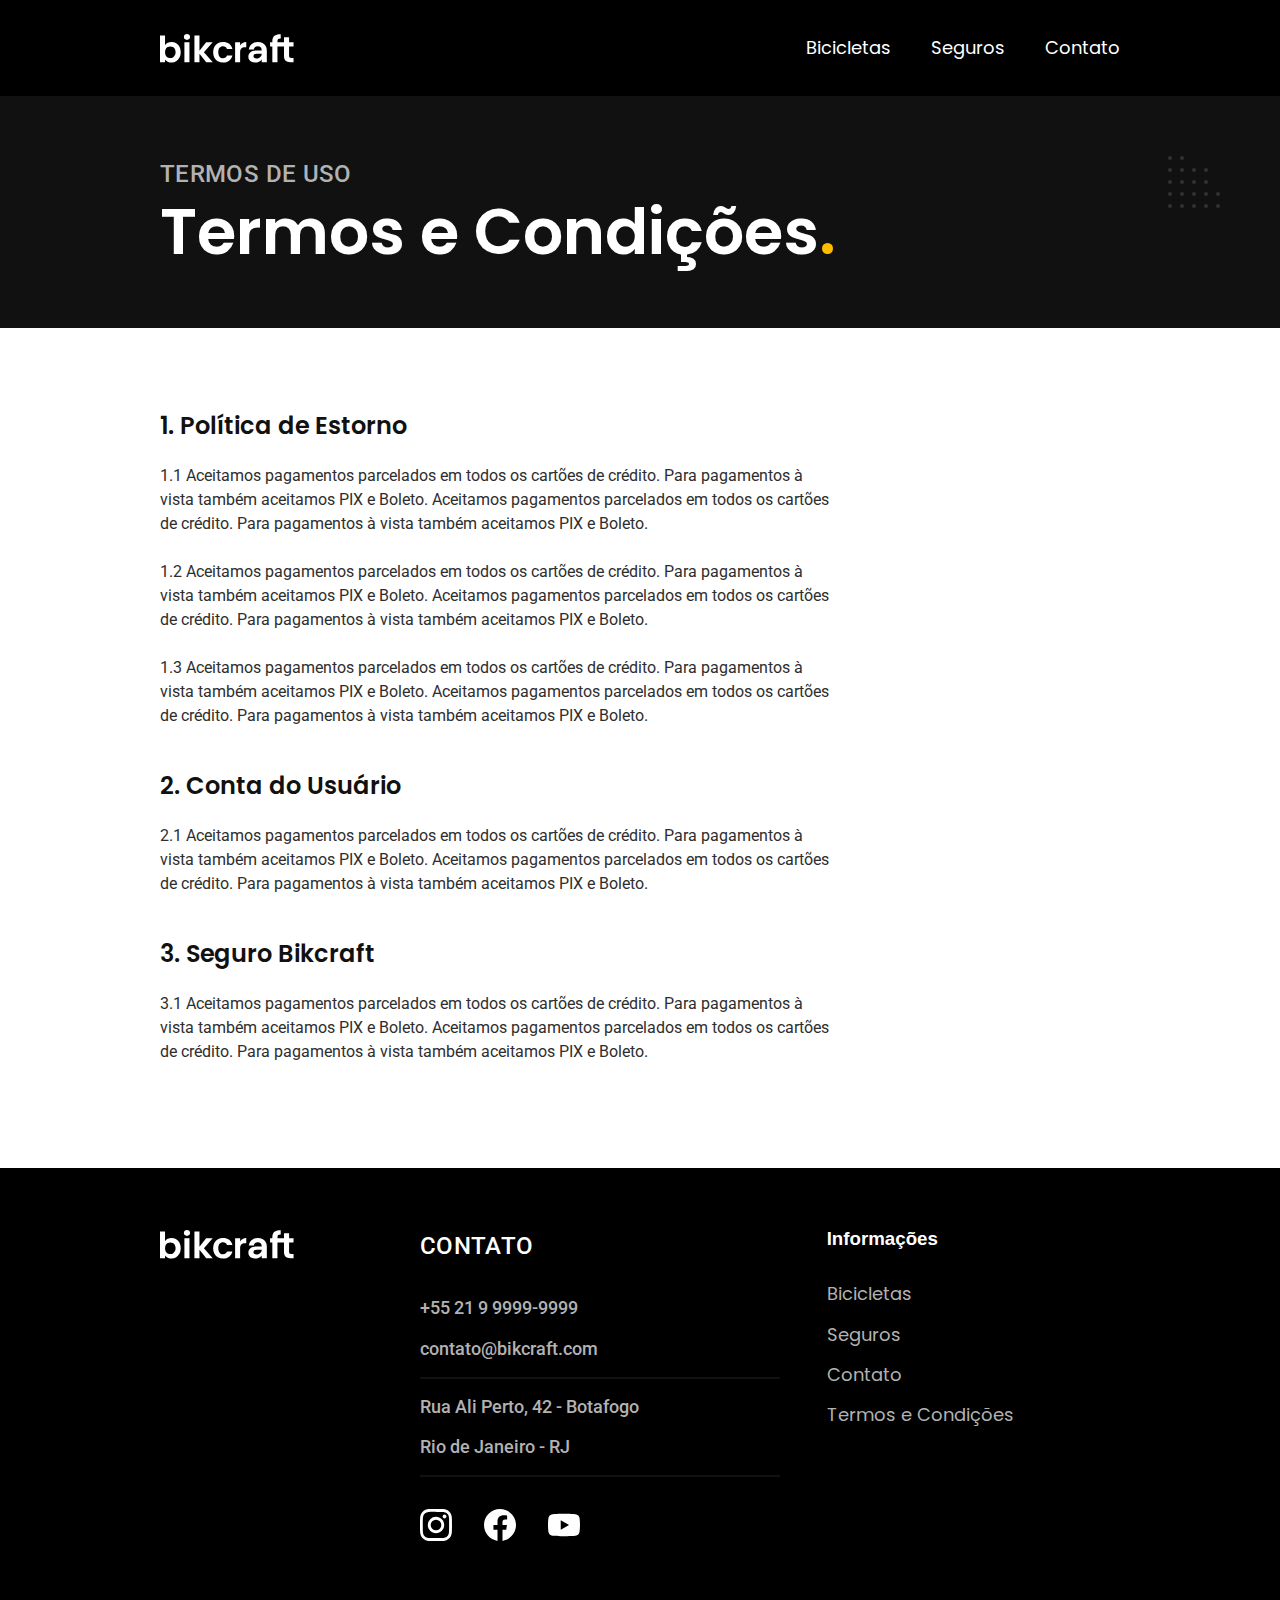
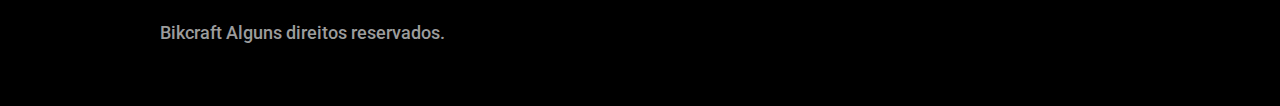
<file: termos.html>
<!DOCTYPE html>
<html lang="pt-br">

<head>
    <meta charset="UTF-8" />
    <meta name="viewport" content="width=device-width, initial-scale=1.0" />
    <title>Termos e Condições | Bikcraft</title>
    <meta name="description" content="Termos e Condições" />

    <link rel="preload" href="./css/style.css" as="style">
  <link rel="stylesheet" href="./css/style.css" />

    <link rel="preconnect" href="https://fonts.googleapis.com" />
    <link rel="preconnect" href="https://fonts.gstatic.com" crossorigin />
    <link href="https://fonts.googleapis.com/css2?family=Merriweather:ital,wght@1,900&family=Poppins:wght@400;600&family=Roboto:wght@400;500&display=swap" rel="stylesheet" />
</head>
<body id="termos">
    <header class="header-bg">
        <div class="header container">
            <a href="./">
                <img src="./img/bikcraft.svg" alt="bikcraft" />
            </a>

            <nav aria-label="primaria">
                <ul class="header-menu font-1-m cor-0">
                    <li><a href="./bicicletas.html">Bicicletas</a></li>
                    <li><a href="./seguros.html">Seguros</a></li>
                    <li><a href="./contato.html">Contato</a></li>
                </ul>
            </nav>
        </div>
    </header>

    <main>
        <div class="titulo-bg">
            <div class="titulo container">
                <p class="font-2-l-b cor-5">Termos de uso</p>
                <h1 class="font-1-xxl cor-0">Termos e Condições<span class="cor-p1">.</span></h1>
            </div>
        </div>
        
        <div class="termos font-2-s cor-10 container">
            <h2 class="font-1-l cor-11">1. Política de Estorno</h2>
            <p>1.1 Aceitamos pagamentos parcelados em todos os cartões de crédito. Para pagamentos à vista também aceitamos PIX e Boleto. Aceitamos pagamentos parcelados em todos os cartões de crédito. Para pagamentos à vista também aceitamos PIX e Boleto.</p>
            <p>
                1.2 Aceitamos pagamentos parcelados em todos os cartões de crédito. Para pagamentos à vista também aceitamos PIX e Boleto. Aceitamos pagamentos parcelados em todos os cartões de crédito. Para pagamentos à vista também aceitamos PIX e Boleto.
            </p>
            <p>
                1.3 Aceitamos pagamentos parcelados em todos os cartões de crédito. Para pagamentos à vista também aceitamos PIX e Boleto. Aceitamos pagamentos parcelados em todos os cartões de crédito. Para pagamentos à vista também aceitamos PIX e Boleto.  
            </p>

            <h2 class="font-1-l cor-11">2. Conta do Usuário</h2>
            <p>
                2.1 Aceitamos pagamentos parcelados em todos os cartões de crédito. Para pagamentos à vista também aceitamos PIX e Boleto. Aceitamos pagamentos parcelados em todos os cartões de crédito. Para pagamentos à vista também aceitamos PIX e Boleto.  
            </p>

            <h2 class="font-1-l cor-11">3. Seguro Bikcraft</h2>
            <p>
                3.1 Aceitamos pagamentos parcelados em todos os cartões de crédito. Para pagamentos à vista também aceitamos PIX e Boleto. Aceitamos pagamentos parcelados em todos os cartões de crédito. Para pagamentos à vista também aceitamos PIX e Boleto.  
            </p>
        </div>

    </main>
    <footer class="footer-bg">
        <div class="footer container">
            <img src="./img/bikcraft.svg" alt="Bikcraft" />
            <div class="footer-contato">
                <h3 class="font-2-l-b cor-0">Contato</h3>
                <ul class="font-2-m cor-5">
                    <li><a href="tel:+5521999999999">+55 21 9 9999-9999</a></li>
                    <li>
                        <a href="mailto:contato@bikcraft.com">contato@bikcraft.com</a>
                    </li>
                    <li>Rua Ali Perto, 42 - Botafogo</li>
                    <li>Rio de Janeiro - RJ</li>
                </ul>
                <div class="footer-redes">
                    <a href="./">
                        <img src="./img/redes/instagram.svg" alt="Instagram" />
                    </a>
                    <a href="./">
                        <img src="./img/redes/facebook.svg" alt="Facebook" />
                    </a>
                    <a href="./">
                        <img src="./img/redes/youtube.svg" alt="Youtube" />
                    </a>
                </div>
            </div>
            <div class="footer-informacoes">
                <h3 class="font-2-1-b cor-0">Informações</h3>
                <nav>
                    <ul class="font-1-m cor-5">
                        <li><a href="./bicicletas.html">Bicicletas</a></li>
                        <li><a href="./seguros.html">Seguros</a></li>
                        <li><a href="./contato.html">Contato</a></li>
                        <li><a href="./termos.html">Termos e Condições</a></li>
                    </ul>
                </nav>
            </div>
            <p class="footer-copy font-2-m cor-6">
                Bikcraft Alguns direitos reservados.
            </p>
        </div>
    </footer>
</body>

</html>
</file>
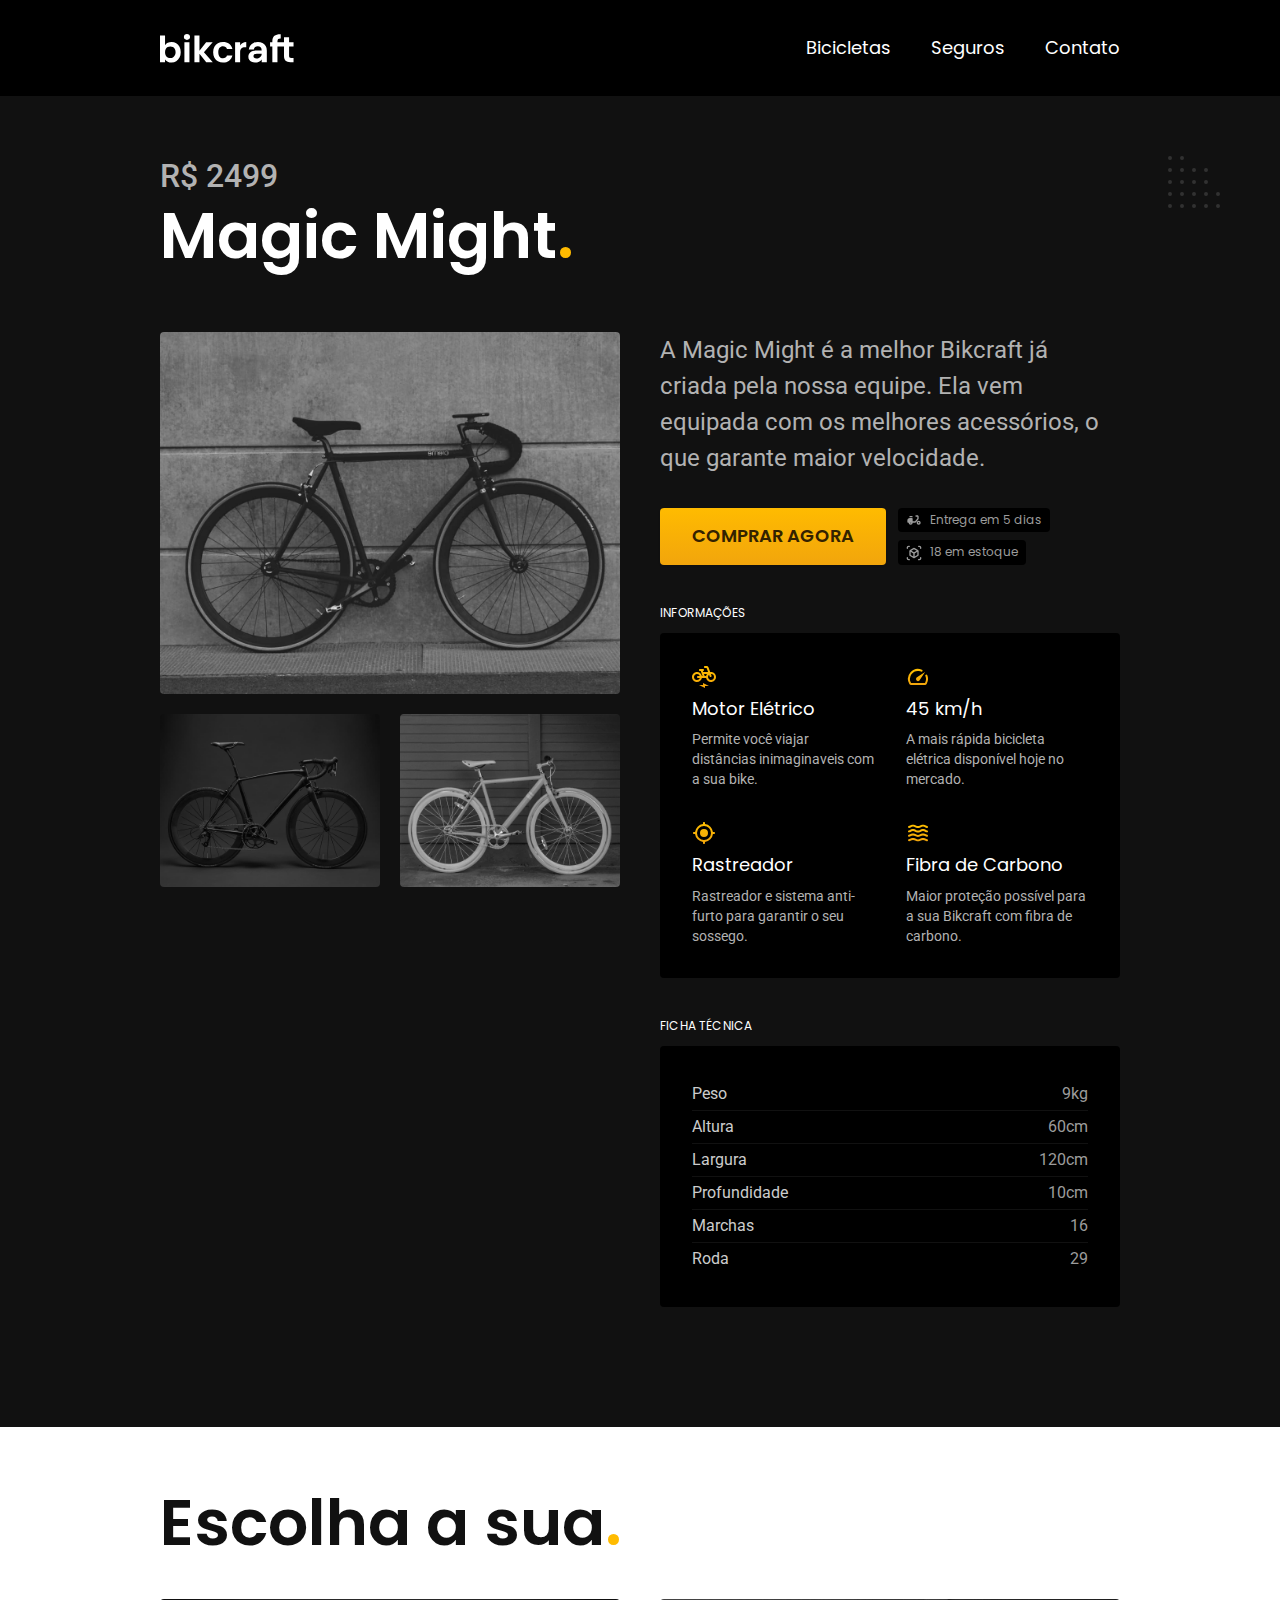
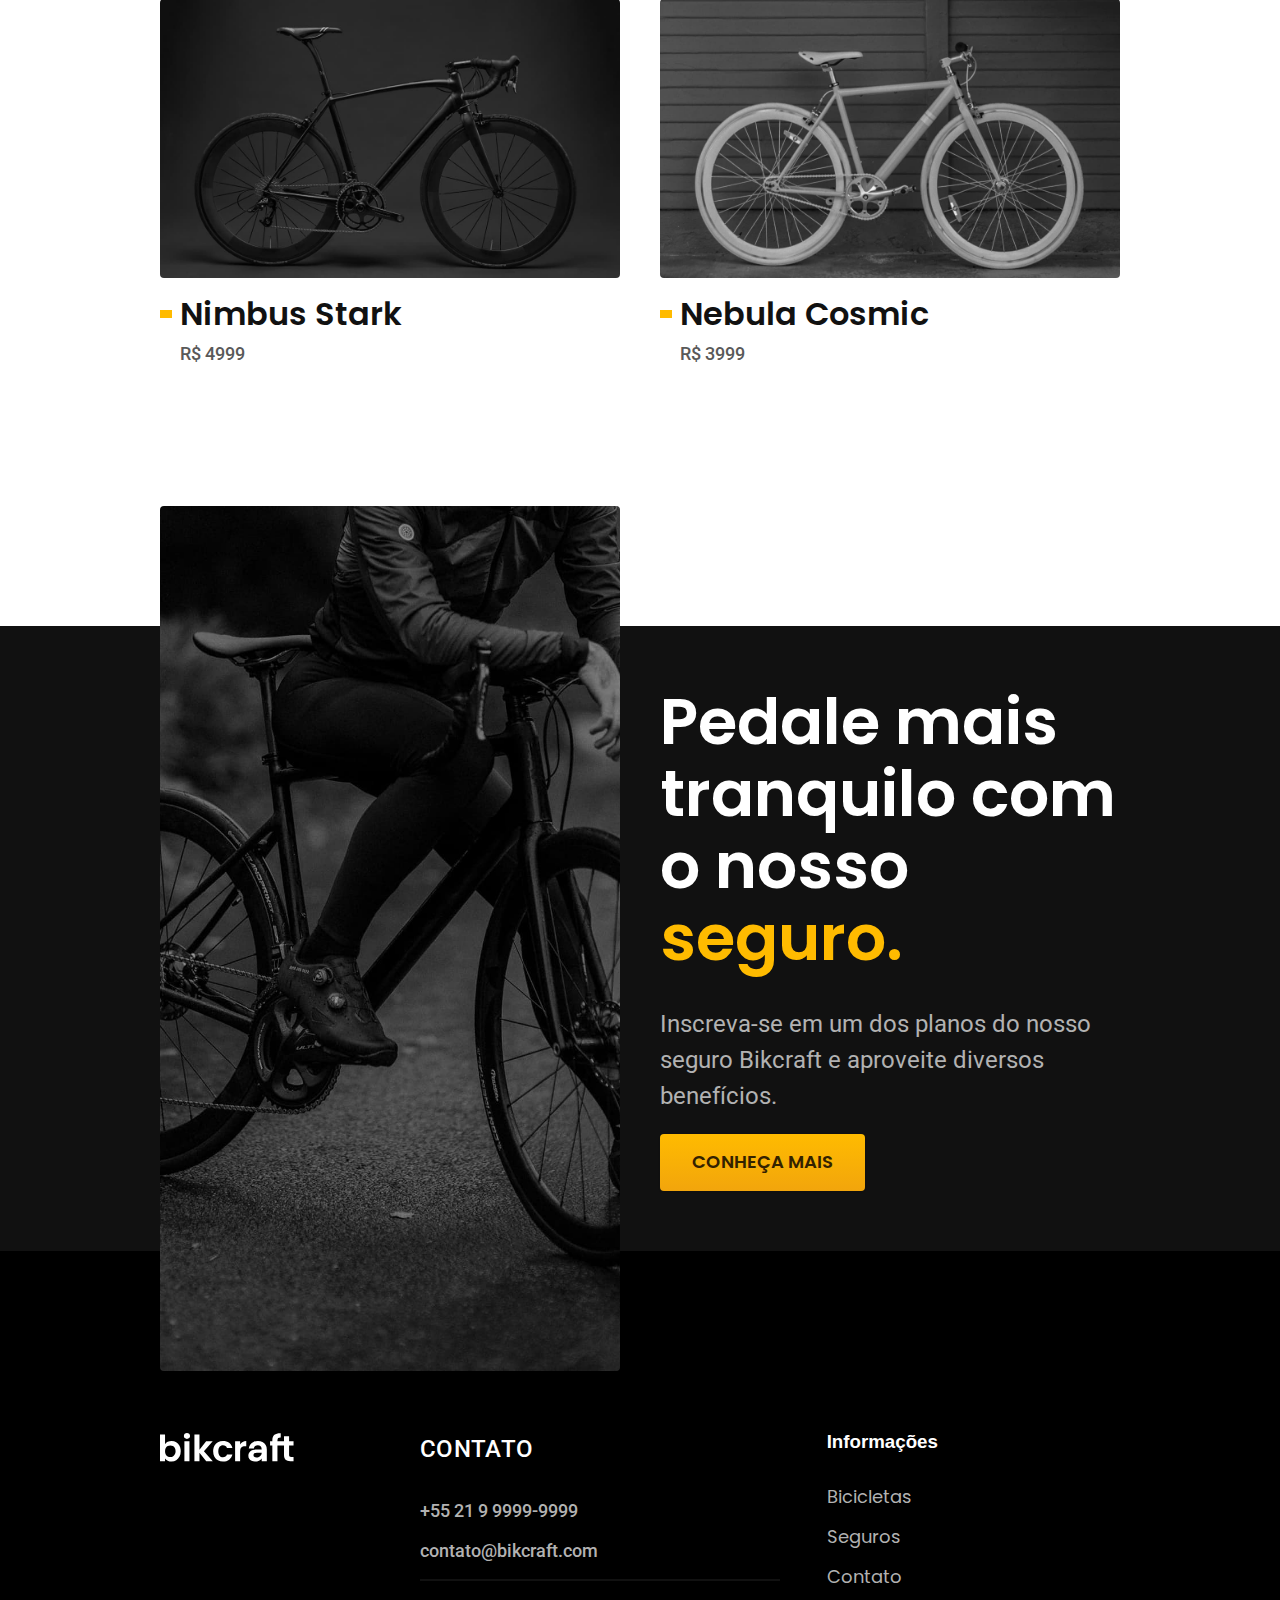
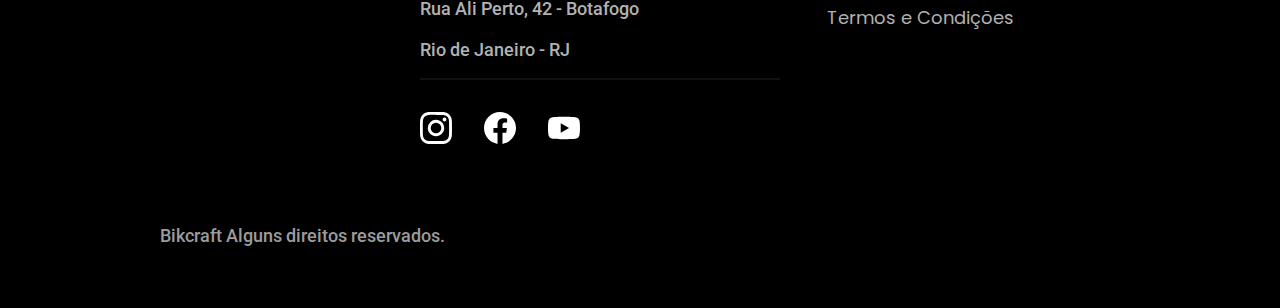
<file: bicicletas/magic.html>
<!DOCTYPE html>
<html lang="pt-br">

<head>
    <meta charset="UTF-8" />
    <meta name="viewport" content="width=device-width, initial-scale=1.0" />
    <title>Magic | Bikcraft</title>
    <meta name="description" content="Termos e Condições" />

    <link rel="stylesheet" href="../css/style.css" />

    <link rel="preconnect" href="https://fonts.googleapis.com" />
    <link rel="preconnect" href="https://fonts.gstatic.com" crossorigin />
    <link href="https://fonts.googleapis.com/css2?family=Merriweather:ital,wght@1,900&family=Poppins:wght@400;600&family=Roboto:wght@400;500&display=swap" rel="stylesheet" />
</head>
<body id="bicicleta">
    <header class="header-bg">
        <div class="header container">
            <a href="../">
                <img src="../img/bikcraft.svg" alt="bikcraft" />
            </a>

            <nav aria-label="primaria">
                <ul class="header-menu font-1-m cor-0">
                    <li><a href="../bicicletas.html">Bicicletas</a></li>
                    <li><a href="../seguros.html">Seguros</a></li>
                    <li><a href="../contato.html">Contato</a></li>
                </ul>
            </nav>
        </div>
    </header>

    <main class="titulo-bg">
        <div>
            <div class="titulo container">
                <p class="font-2-xl cor-5">R$ 2499</p>
                <h1 class="font-1-xxl cor-0">Magic Might<span class="cor-p1">.</span></h1>
            </div>
        </div>
        
        <div class="bicicleta container">
            <div class="bicicleta-imagens">
                <img src="../img/bicicleta/nimbus2.jpg" alt="">
                <img src="../img/bicicleta/nimbus1.jpg" alt="">
                <img src="../img/bicicleta/nimbus3.jpg" alt="">
            </div>
            <div class="bicicleta-conteudo">
                <p class="font-2-l cor-5">A Magic Might é a melhor Bikcraft já criada pela nossa equipe. Ela vem equipada com os melhores acessórios, o que garante maior velocidade.</p>
                <div class="bicicleta-comprar">
                    <a class="botao" href="../orcamento.html">Comprar Agora</a>
                    <span class="font-1-xs cor-6"><img src="../img/icones/entrega.svg" alt="">Entrega em 5 dias</span>
                    <span class="font-1-xs cor-6"><img src="../img/icones/estoque.svg" alt="">18 em estoque</span>
                </div>
            
            <h2 class="font-1-xs cor-0">Informações</h2>
            <ul class="bicicleta-informacoes">
                <li>
                    <img src="../img/icones/eletrica.svg" alt="">
                    <h3 class="font-1-m cor-0">Motor Elétrico</h3>
                    <p class="font-2-xs cor-5">Permite você viajar distâncias inimaginaveis com a sua bike.</p>
                </li>
                <li>
                    <img src="../img/icones/velocidade.svg" alt="">
                    <h3 class="font-1-m cor-0">45 km/h</h3>
                    <p class="font-2-xs cor-5">A mais rápida bicicleta elétrica disponível hoje no mercado.</p>
                </li>
                <li>
                    <img src="../img/icones/rastreador.svg" alt="">
                    <h3 class="font-1-m cor-0">Rastreador</h3>
                    <p class="font-2-xs cor-5">Rastreador e sistema anti-furto para garantir o seu sossego.</p>
                </li>
                <li>
                    <img src="../img/icones/carbono.svg" alt="">
                    <h3 class="font-1-m cor-0">Fibra de Carbono</h3>
                    <p class="font-2-xs cor-5">Maior proteção possível para a sua Bikcraft com fibra de carbono.</p>
                </li>
            </ul>
            <h2 class="font-1-xs cor-0">Ficha Técnica</h2>
            <ul class="bicicleta-ficha font-2-s cor-4">
                <li>Peso <span>9kg</span></li>
                <li>Altura <span>60cm</span></li>
                <li>Largura <span>120cm</span></li>
                <li>Profundidade <span>10cm</span></li>
                <li>Marchas <span>16</span></li>
                <li>Roda <span>29</span></li>
            </ul>
        </div>
    </div>

    </main>

    <article class="bicicletas-lista container ">
        <h2 class="font-1-xxl">
        Escolha a sua<span class="cor-p1">.</span>
        </h2>
        <ul>
            <li>
                <a href="./nimbus.html">
                <img src="../img/bicicletas/nimbus.jpg" alt="Bicicleta preta" />
                <h3 class="font-1-xl">Nimbus Stark</h3>
                <span class="font-2-m cor-8">R$ 4999</span>
                </a>
            </li>
            <li>
                <a href="./nebula.html">
                <img src="../img/bicicletas/nebula.jpg" alt="Bicicleta preta" />
                <h3 class="font-1-xl">Nebula Cosmic</h3>
                <span class="font-2-m cor-8">R$ 3999</span>
                </a>
            </li>
        </ul>
    </article>


    <article class="seguro-bg">
        <div class="seguro container">
            <div class="seguro-imagem">
                <img src="../img/fotos/seguros.jpg" alt="Pessoa parada em cima de uma bicicleta">
            </div>
            <div class="seguro-conteudo">
                <h2 class="font-1-xxl cor-0">Pedale mais tranquilo com o nosso <span class="cor-p1">seguro.</span></h2>
                <p class="font-2-l cor-5">Inscreva-se em um dos planos do nosso seguro Bikcraft e aproveite diversos benefícios.</p>
                <a class="botao" href="../seguros.html">Conheça Mais</a>
            </div> 
        </div>
    </article> 


    <footer class="footer-bg">
        <div class="footer container">
            <img src="../img/bikcraft.svg" alt="Bikcraft" />
            <div class="footer-contato">
                <h3 class="font-2-l-b cor-0">Contato</h3>
                <ul class="font-2-m cor-5">
                    <li><a href="tel:+5521999999999">+55 21 9 9999-9999</a></li>
                    <li>
                        <a href="mailto:contato@bikcraft.com">contato@bikcraft.com</a>
                    </li>
                    <li>Rua Ali Perto, 42 - Botafogo</li>
                    <li>Rio de Janeiro - RJ</li>
                </ul>
                <div class="footer-redes">
                    <a href="../">
                        <img src="../img/redes/instagram.svg" alt="Instagram" />
                    </a>
                    <a href="../">
                        <img src="../img/redes/facebook.svg" alt="Facebook" />
                    </a>
                    <a href="../">
                        <img src="../img/redes/youtube.svg" alt="Youtube" />
                    </a>
                </div>
            </div>
            <div class="footer-informacoes">
                <h3 class="font-2-1-b cor-0">Informações</h3>
                <nav>
                    <ul class="font-1-m cor-5">
                        <li><a href="../bicicletas.html">Bicicletas</a></li>
                        <li><a href="../seguros.html">Seguros</a></li>
                        <li><a href="../contato.html">Contato</a></li>
                        <li><a href="../termos.html">Termos e Condições</a></li>
                    </ul>
                </nav>
            </div>
            <p class="footer-copy font-2-m cor-6">
                Bikcraft Alguns direitos reservados.
            </p>
        </div>
    </footer>
</body>

</html>
</file>
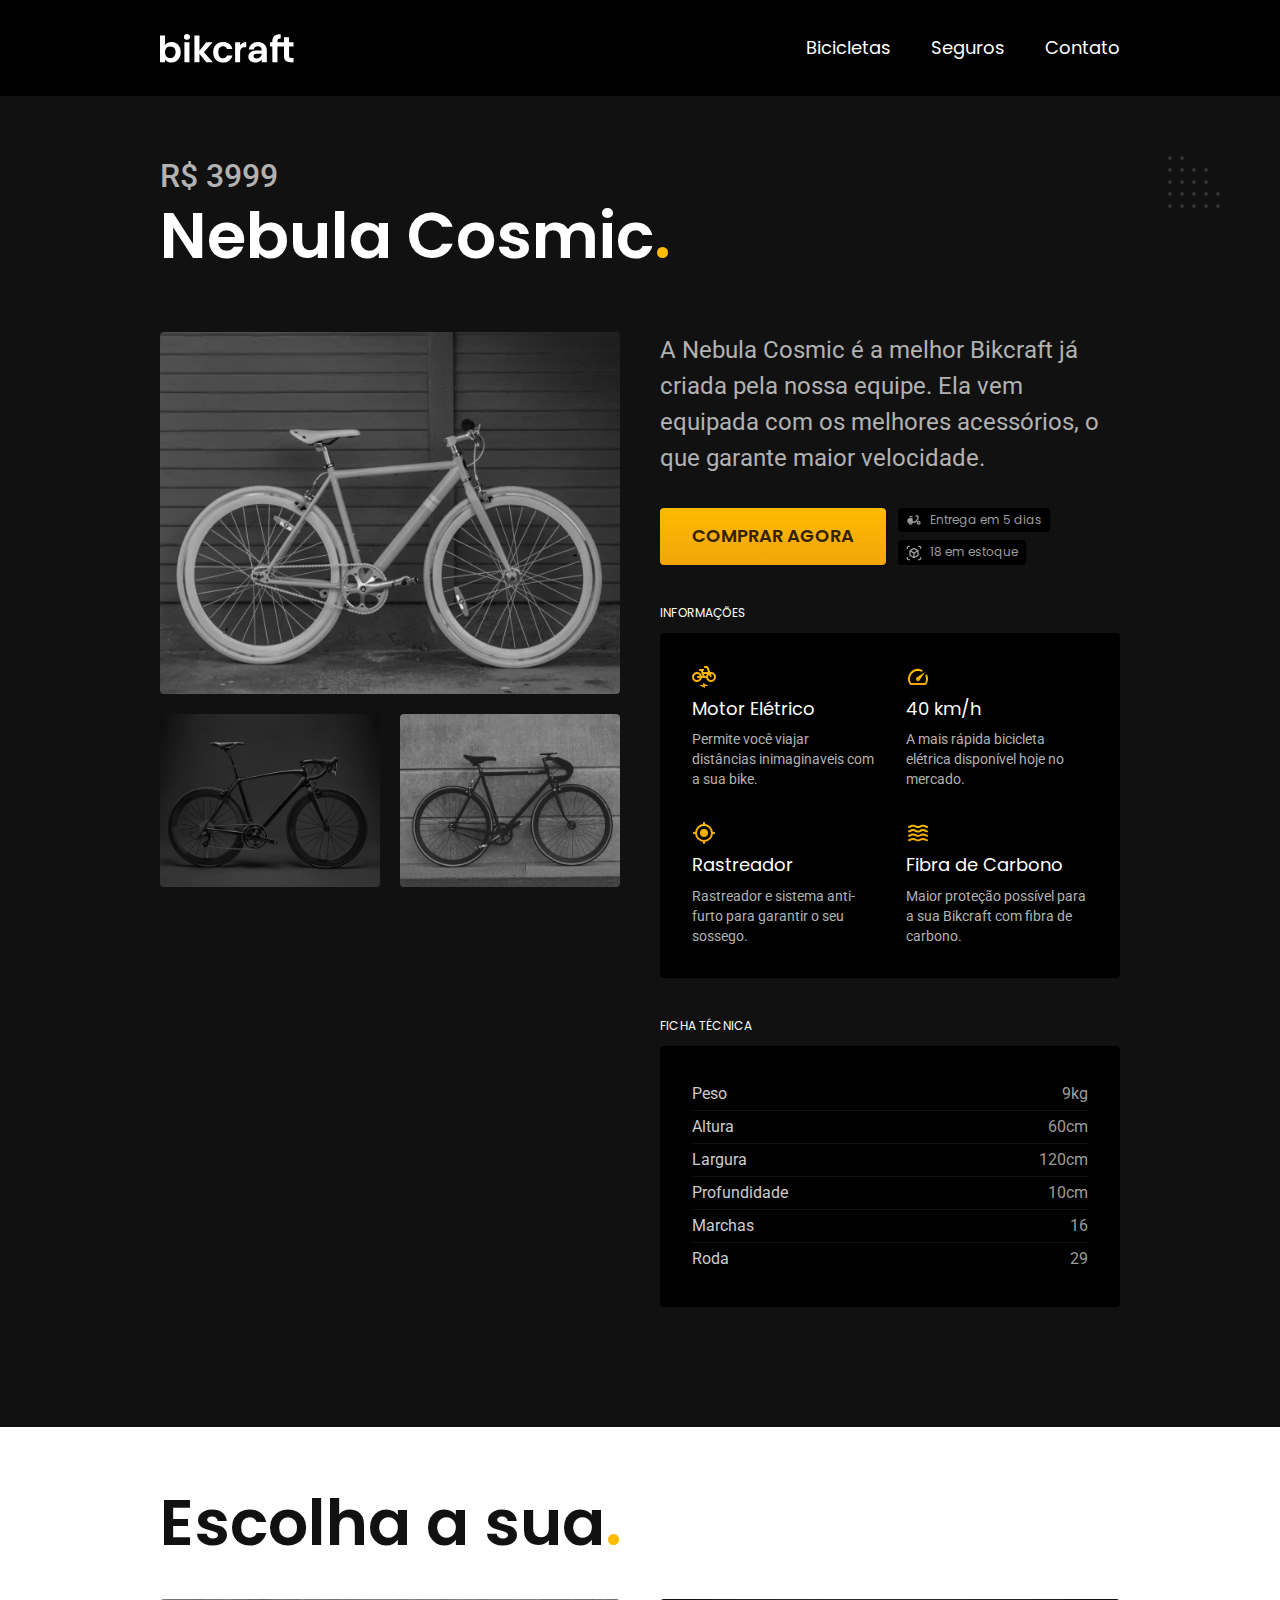
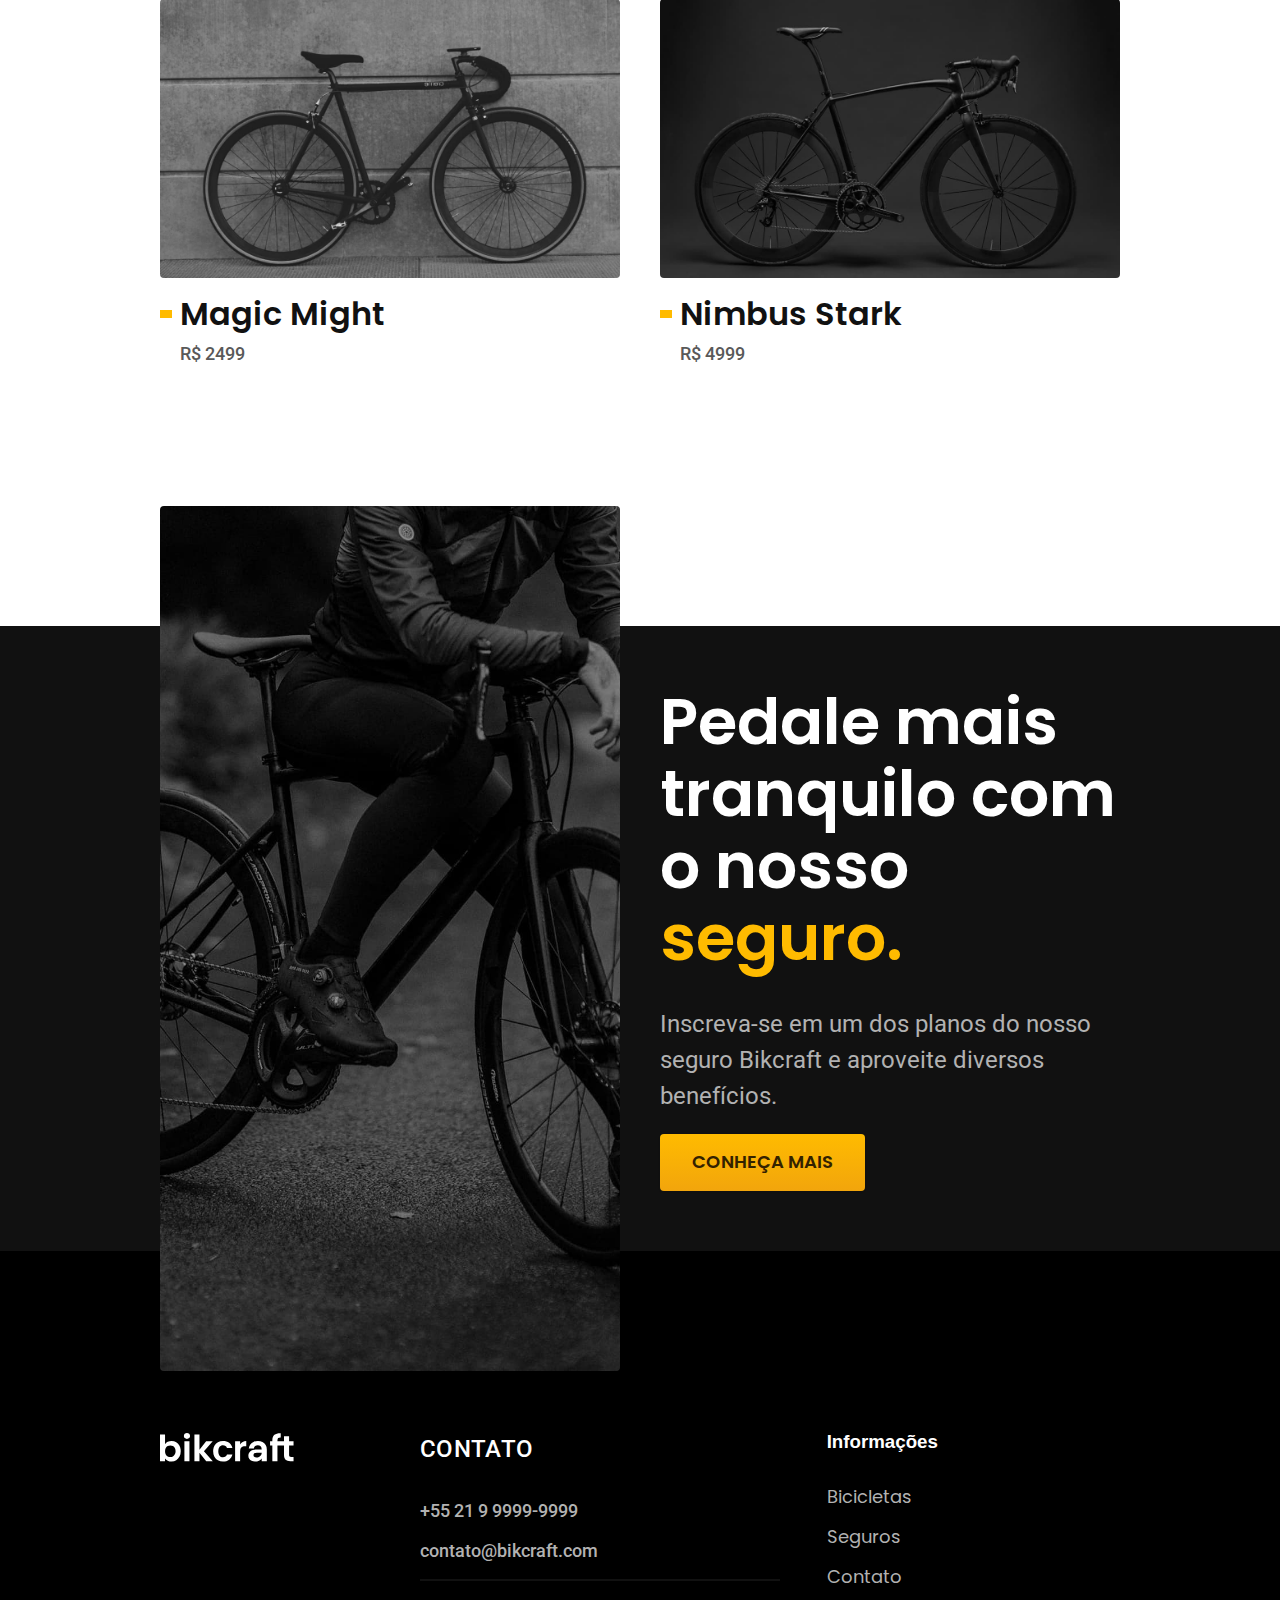
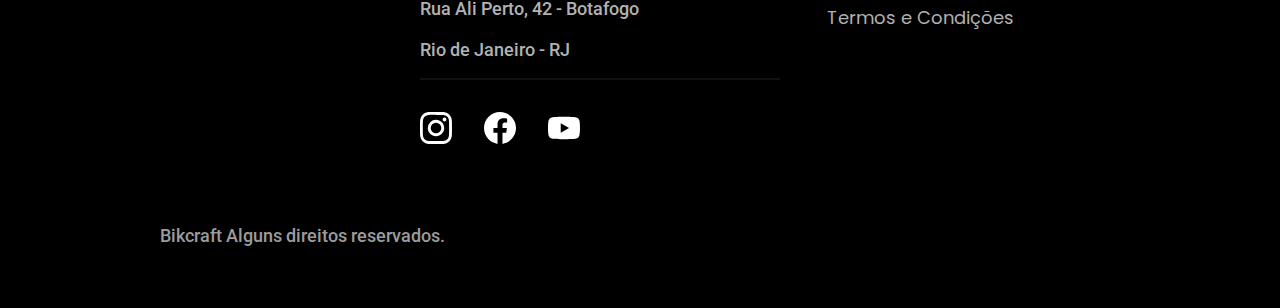
<file: bicicletas/nebula.html>
<!DOCTYPE html>
<html lang="pt-br">

<head>
    <meta charset="UTF-8" />
    <meta name="viewport" content="width=device-width, initial-scale=1.0" />
    <title>Nebula| Bikcraft</title>
    <meta name="description" content="Termos e Condições" />

    <link rel="stylesheet" href="../css/style.css" />

    <link rel="preconnect" href="https://fonts.googleapis.com" />
    <link rel="preconnect" href="https://fonts.gstatic.com" crossorigin />
    <link href="https://fonts.googleapis.com/css2?family=Merriweather:ital,wght@1,900&family=Poppins:wght@400;600&family=Roboto:wght@400;500&display=swap" rel="stylesheet" />
</head>
<body id="bicicleta">
    <header class="header-bg">
        <div class="header container">
            <a href="../">
                <img src="../img/bikcraft.svg" alt="bikcraft" />
            </a>

            <nav aria-label="primaria">
                <ul class="header-menu font-1-m cor-0">
                    <li><a href="../bicicletas.html">Bicicletas</a></li>
                    <li><a href="../seguros.html">Seguros</a></li>
                    <li><a href="../contato.html">Contato</a></li>
                </ul>
            </nav>
        </div>
    </header>

    <main class="titulo-bg">
        <div>
            <div class="titulo container">
                <p class="font-2-xl cor-5">R$ 3999</p>
                <h1 class="font-1-xxl cor-0">Nebula Cosmic<span class="cor-p1">.</span></h1>
            </div>
        </div>
        
        <div class="bicicleta container">
            <div class="bicicleta-imagens">
                <img src="../img/bicicleta/nimbus3.jpg" alt="">
                <img src="../img/bicicleta/nimbus1.jpg" alt="">
                <img src="../img/bicicleta/nimbus2.jpg" alt="">
            </div>
            <div class="bicicleta-conteudo">
                <p class="font-2-l cor-5">A Nebula Cosmic é a melhor Bikcraft já criada pela nossa equipe. Ela vem equipada com os melhores acessórios, o que garante maior velocidade.</p>
                <div class="bicicleta-comprar">
                    <a class="botao" href="../orcamento.html">Comprar Agora</a>
                    <span class="font-1-xs cor-6"><img src="../img/icones/entrega.svg" alt="">Entrega em 5 dias</span>
                    <span class="font-1-xs cor-6"><img src="../img/icones/estoque.svg" alt="">18 em estoque</span>
                </div>
            
            <h2 class="font-1-xs cor-0">Informações</h2>
            <ul class="bicicleta-informacoes">
                <li>
                    <img src="../img/icones/eletrica.svg" alt="">
                    <h3 class="font-1-m cor-0">Motor Elétrico</h3>
                    <p class="font-2-xs cor-5">Permite você viajar distâncias inimaginaveis com a sua bike.</p>
                </li>
                <li>
                    <img src="../img/icones/velocidade.svg" alt="">
                    <h3 class="font-1-m cor-0">40 km/h</h3>
                    <p class="font-2-xs cor-5">A mais rápida bicicleta elétrica disponível hoje no mercado.</p>
                </li>
                <li>
                    <img src="../img/icones/rastreador.svg" alt="">
                    <h3 class="font-1-m cor-0">Rastreador</h3>
                    <p class="font-2-xs cor-5">Rastreador e sistema anti-furto para garantir o seu sossego.</p>
                </li>
                <li>
                    <img src="../img/icones/carbono.svg" alt="">
                    <h3 class="font-1-m cor-0">Fibra de Carbono</h3>
                    <p class="font-2-xs cor-5">Maior proteção possível para a sua Bikcraft com fibra de carbono.</p>
                </li>
            </ul>
            <h2 class="font-1-xs cor-0">Ficha Técnica</h2>
            <ul class="bicicleta-ficha font-2-s cor-4">
                <li>Peso <span>9kg</span></li>
                <li>Altura <span>60cm</span></li>
                <li>Largura <span>120cm</span></li>
                <li>Profundidade <span>10cm</span></li>
                <li>Marchas <span>16</span></li>
                <li>Roda <span>29</span></li>
            </ul>
        </div>
    </div>

    </main>

    <article class="bicicletas-lista container ">
        <h2 class="font-1-xxl">
        Escolha a sua<span class="cor-p1">.</span>
        </h2>
        <ul>
            <li>
                <a href="./magic.html">
                <img src="../img/bicicletas/magic.jpg" alt="Bicicleta preta" />
                <h3 class="font-1-xl">Magic Might</h3>
                <span class="font-2-m cor-8">R$ 2499</span>
                </a>
            </li>
            <li>
                <a href="./nimbus.html">
                <img src="../img/bicicletas/nimbus.jpg" alt="Bicicleta preta" />
                <h3 class="font-1-xl">Nimbus Stark</h3>
                <span class="font-2-m cor-8">R$ 4999</span>
                </a>
            </li>
        </ul>
    </article>


    <article class="seguro-bg">
        <div class="seguro container">
            <div class="seguro-imagem">
                <img src="../img/fotos/seguros.jpg" alt="Pessoa parada em cima de uma bicicleta">
            </div>
            <div class="seguro-conteudo">
                <h2 class="font-1-xxl cor-0">Pedale mais tranquilo com o nosso <span class="cor-p1">seguro.</span></h2>
                <p class="font-2-l cor-5">Inscreva-se em um dos planos do nosso seguro Bikcraft e aproveite diversos benefícios.</p>
                <a class="botao" href="../seguros.html">Conheça Mais</a>
            </div> 
        </div>
    </article> 


    <footer class="footer-bg">
        <div class="footer container">
            <img src="../img/bikcraft.svg" alt="Bikcraft" />
            <div class="footer-contato">
                <h3 class="font-2-l-b cor-0">Contato</h3>
                <ul class="font-2-m cor-5">
                    <li><a href="tel:+5521999999999">+55 21 9 9999-9999</a></li>
                    <li>
                        <a href="mailto:contato@bikcraft.com">contato@bikcraft.com</a>
                    </li>
                    <li>Rua Ali Perto, 42 - Botafogo</li>
                    <li>Rio de Janeiro - RJ</li>
                </ul>
                <div class="footer-redes">
                    <a href="../">
                        <img src="../img/redes/instagram.svg" alt="Instagram" />
                    </a>
                    <a href="../">
                        <img src="../img/redes/facebook.svg" alt="Facebook" />
                    </a>
                    <a href="../">
                        <img src="../img/redes/youtube.svg" alt="Youtube" />
                    </a>
                </div>
            </div>
            <div class="footer-informacoes">
                <h3 class="font-2-1-b cor-0">Informações</h3>
                <nav>
                    <ul class="font-1-m cor-5">
                        <li><a href="../bicicletas.html">Bicicletas</a></li>
                        <li><a href="../seguros.html">Seguros</a></li>
                        <li><a href="../contato.html">Contato</a></li>
                        <li><a href="../termos.html">Termos e Condições</a></li>
                    </ul>
                </nav>
            </div>
            <p class="footer-copy font-2-m cor-6">
                Bikcraft Alguns direitos reservados.
            </p>
        </div>
    </footer>
</body>

</html>
</file>
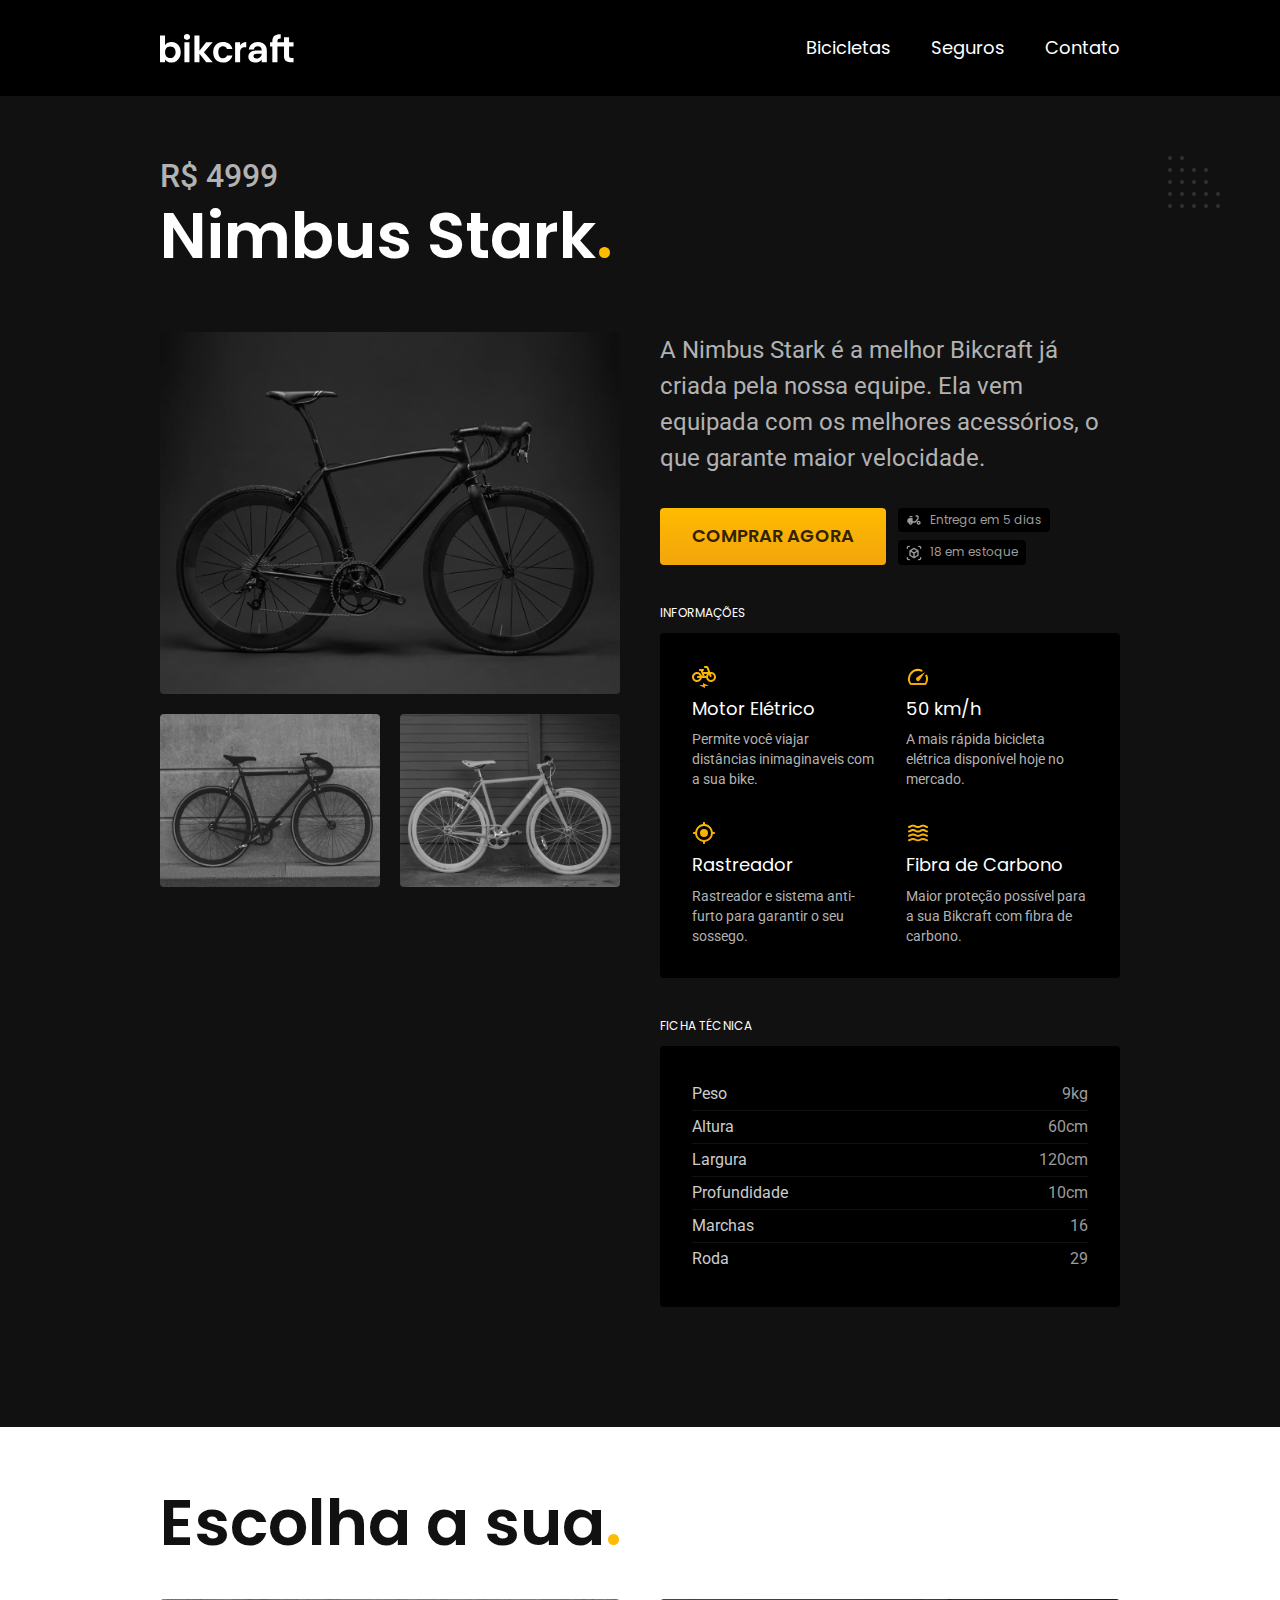
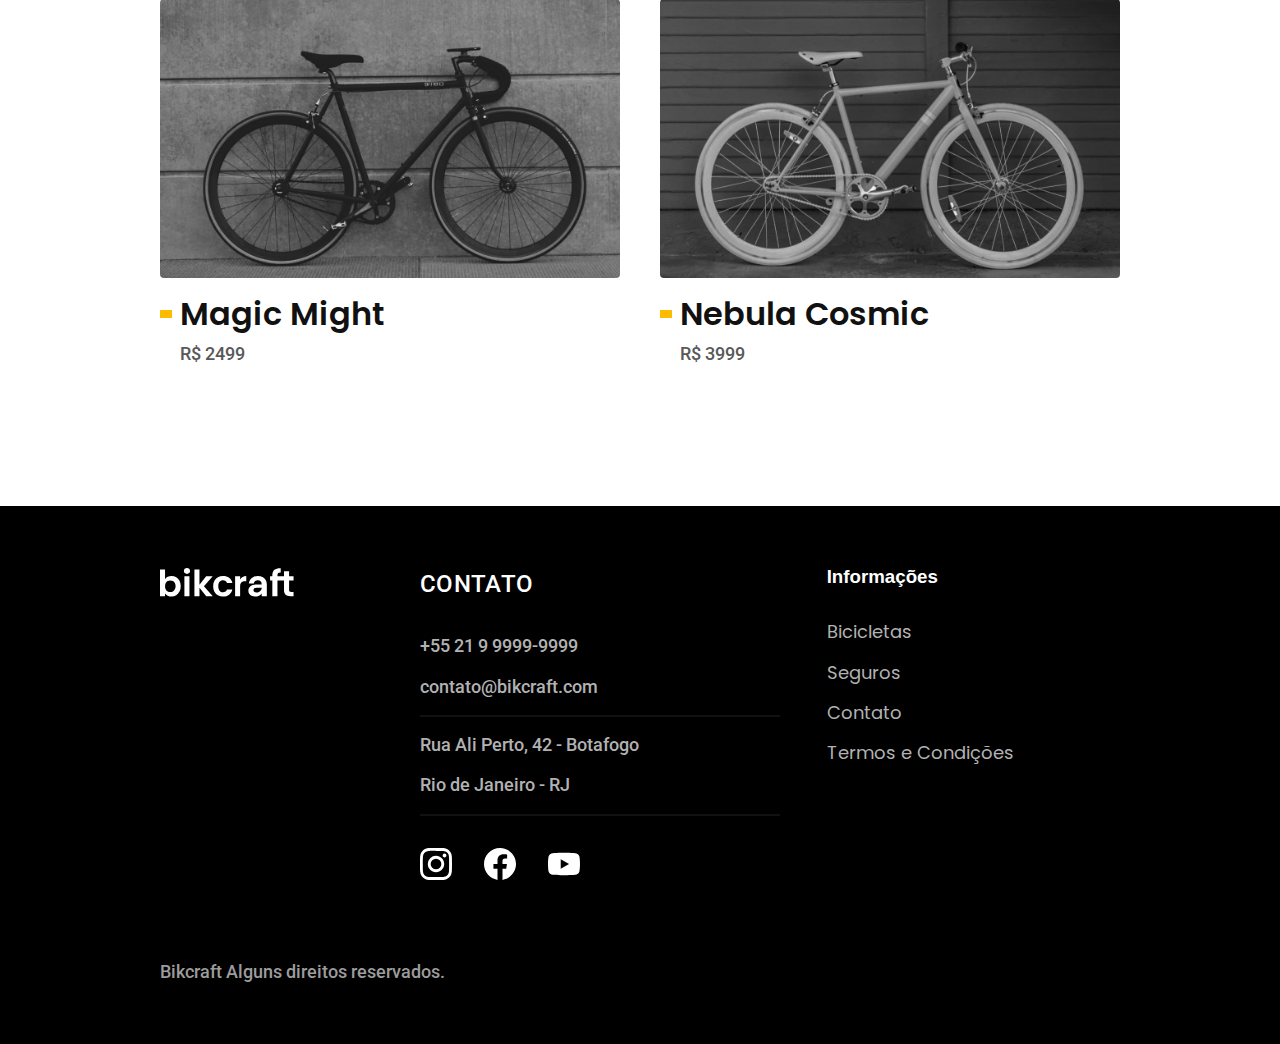
<file: bicicletas/nimbus.html>
<!DOCTYPE html>
<html lang="pt-br">

<head>
    <meta charset="UTF-8" />
    <meta name="viewport" content="width=device-width, initial-scale=1.0" />
    <title>Termos e Condições | Bikcraft</title>
    <meta name="description" content="Termos e Condições" />

    <link rel="stylesheet" href="../css/style.css" />

    <link rel="preconnect" href="https://fonts.googleapis.com" />
    <link rel="preconnect" href="https://fonts.gstatic.com" crossorigin />
    <link href="https://fonts.googleapis.com/css2?family=Merriweather:ital,wght@1,900&family=Poppins:wght@400;600&family=Roboto:wght@400;500&display=swap" rel="stylesheet" />
</head>
<body id="bicicleta">
    <header class="header-bg">
        <div class="header container">
            <a href="../">
                <img src="../img/bikcraft.svg" alt="bikcraft" />
            </a>

            <nav aria-label="primaria">
                <ul class="header-menu font-1-m cor-0">
                    <li><a href="../bicicletas.html">Bicicletas</a></li>
                    <li><a href="../seguros.html">Seguros</a></li>
                    <li><a href="../contato.html">Contato</a></li>
                </ul>
            </nav>
        </div>
    </header>

    <main class="titulo-bg">
        <div>
            <div class="titulo container">
                <p class="font-2-xl cor-5">R$ 4999</p>
                <h1 class="font-1-xxl cor-0">Nimbus Stark<span class="cor-p1">.</span></h1>
            </div>
        </div>
        
        <div class="bicicleta container">
            <div class="bicicleta-imagens">
                <img src="../img/bicicleta/nimbus1.jpg" alt="">
                <img src="../img/bicicleta/nimbus2.jpg" alt="">
                <img src="../img/bicicleta/nimbus3.jpg" alt="">
            </div>
            <div class="bicicleta-conteudo">
                <p class="font-2-l cor-5">A Nimbus Stark é a melhor Bikcraft já criada pela nossa equipe. Ela vem equipada com os melhores acessórios, o que garante maior velocidade.</p>
                <div class="bicicleta-comprar">
                    <a class="botao" href="../orcamento.html">Comprar Agora</a>
                    <span class="font-1-xs cor-6"><img src="../img/icones/entrega.svg" alt="">Entrega em 5 dias</span>
                    <span class="font-1-xs cor-6"><img src="../img/icones/estoque.svg" alt="">18 em estoque</span>
                </div>
            
            <h2 class="font-1-xs cor-0">Informações</h2>
            <ul class="bicicleta-informacoes">
                <li>
                    <img src="../img/icones/eletrica.svg" alt="">
                    <h3 class="font-1-m cor-0">Motor Elétrico</h3>
                    <p class="font-2-xs cor-5">Permite você viajar distâncias inimaginaveis com a sua bike.</p>
                </li>
                <li>
                    <img src="../img/icones/velocidade.svg" alt="">
                    <h3 class="font-1-m cor-0">50 km/h</h3>
                    <p class="font-2-xs cor-5">A mais rápida bicicleta elétrica disponível hoje no mercado.</p>
                </li>
                <li>
                    <img src="../img/icones/rastreador.svg" alt="">
                    <h3 class="font-1-m cor-0">Rastreador</h3>
                    <p class="font-2-xs cor-5">Rastreador e sistema anti-furto para garantir o seu sossego.</p>
                </li>
                <li>
                    <img src="../img/icones/carbono.svg" alt="">
                    <h3 class="font-1-m cor-0">Fibra de Carbono</h3>
                    <p class="font-2-xs cor-5">Maior proteção possível para a sua Bikcraft com fibra de carbono.</p>
                </li>
            </ul>
            <h2 class="font-1-xs cor-0">Ficha Técnica</h2>
            <ul class="bicicleta-ficha font-2-s cor-4">
                <li>Peso <span>9kg</span></li>
                <li>Altura <span>60cm</span></li>
                <li>Largura <span>120cm</span></li>
                <li>Profundidade <span>10cm</span></li>
                <li>Marchas <span>16</span></li>
                <li>Roda <span>29</span></li>
            </ul>
        </div>
    </div>

    </main>

    <article class="bicicletas-lista container ">
        <h2 class="font-1-xxl">
        Escolha a sua<span class="cor-p1">.</span>
        </h2>
        <ul>
            <li>
                <a href="./magic.html">
                <img src="../img/bicicletas/magic.jpg" alt="Bicicleta preta" />
                <h3 class="font-1-xl">Magic Might</h3>
                <span class="font-2-m cor-8">R$ 2499</span>
                </a>
            </li>
            <li>
                <a href="./nebula.html">
                <img src="../img/bicicletas/nebula.jpg" alt="Bicicleta preta" />
                <h3 class="font-1-xl">Nebula Cosmic</h3>
                <span class="font-2-m cor-8">R$ 3999</span>
                </a>
            </li>
        </ul>
    </article>



    <footer class="footer-bg">
        <div class="footer container">
            <img src="../img/bikcraft.svg" alt="Bikcraft" />
            <div class="footer-contato">
                <h3 class="font-2-l-b cor-0">Contato</h3>
                <ul class="font-2-m cor-5">
                    <li><a href="tel:+5521999999999">+55 21 9 9999-9999</a></li>
                    <li>
                        <a href="mailto:contato@bikcraft.com">contato@bikcraft.com</a>
                    </li>
                    <li>Rua Ali Perto, 42 - Botafogo</li>
                    <li>Rio de Janeiro - RJ</li>
                </ul>
                <div class="footer-redes">
                    <a href="../">
                        <img src="../img/redes/instagram.svg" alt="Instagram" />
                    </a>
                    <a href="../">
                        <img src="../img/redes/facebook.svg" alt="Facebook" />
                    </a>
                    <a href="../">
                        <img src="../img/redes/youtube.svg" alt="Youtube" />
                    </a>
                </div>
            </div>
            <div class="footer-informacoes">
                <h3 class="font-2-1-b cor-0">Informações</h3>
                <nav>
                    <ul class="font-1-m cor-5">
                        <li><a href="../bicicletas.html">Bicicletas</a></li>
                        <li><a href="../seguros.html">Seguros</a></li>
                        <li><a href="../contato.html">Contato</a></li>
                        <li><a href="../termos.html">Termos e Condições</a></li>
                    </ul>
                </nav>
            </div>
            <p class="footer-copy font-2-m cor-6">
                Bikcraft Alguns direitos reservados.
            </p>
        </div>
    </footer>
</body>

</html>
</file>
<file: css/style.css>
@import "./global/global.css";
@import "./utilidades/tipografia.css";
@import "./utilidades/cores.css";


@import "./global/header.css";
@import "./global/footer.css";

/* Utilidades */
@import "./utilidades/componentes.css";
@import "./utilidades/formulario.css";


/* Home */
@import "./home/introducao.css";
@import "./home/tecnologia.css";
@import "./home/parceiros.css";
@import "./home/depoimento.css";

/* Bicicletas */
@import "./bicicletas/bicicletas-lista.css";
@import "./bicicletas/bicicletas.css";

/* Bicicleta */
@import "./bicicleta/bicicleta.css";
@import "./bicicleta/seguro.css";

/* Seguros */
@import "./seguros/seguros.css";
@import "./seguros/vantagens.css";
@import "./seguros/perguntas.css";

/* Contato */

@import "./contato/contato.css";
@import "./contato/lojas.css";

/* Orçamento */

@import "./orcamento/orcamento.css";

/* termos */
@import "./termos/termos.css";
</file>
